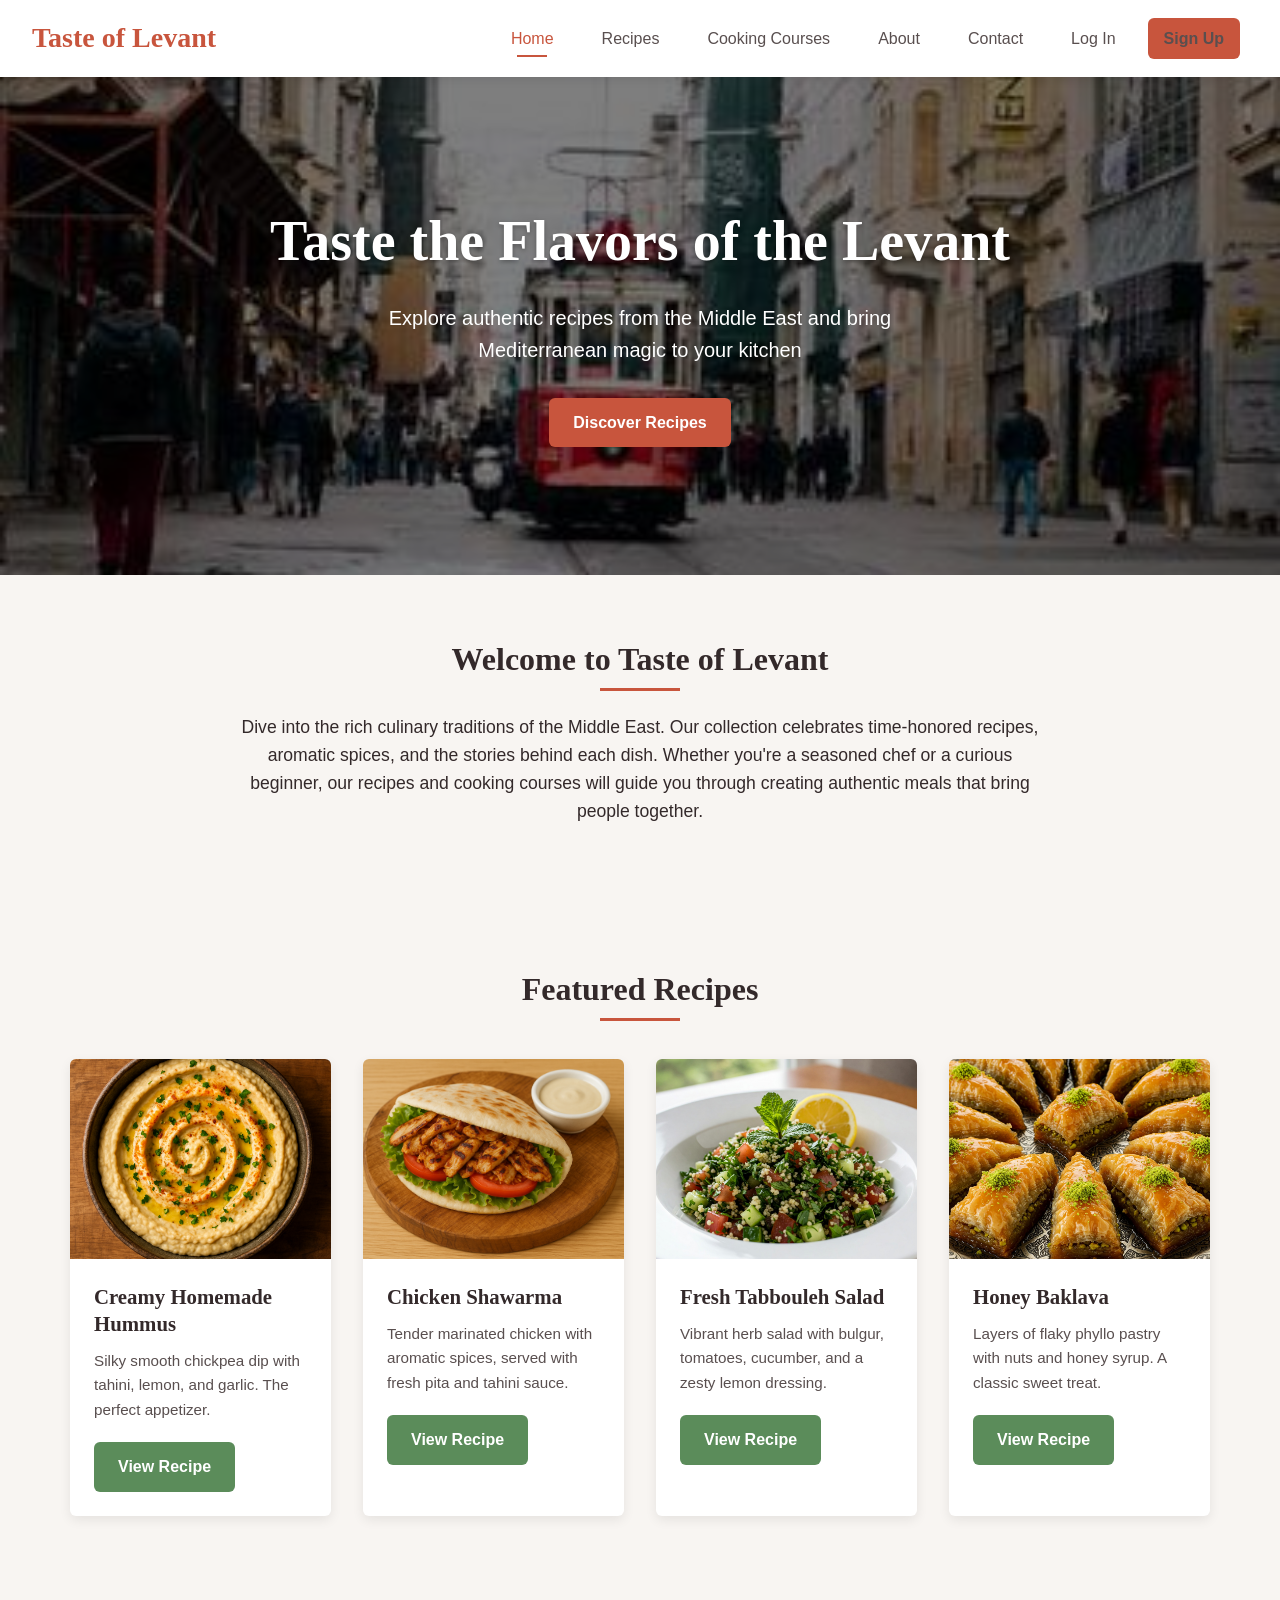
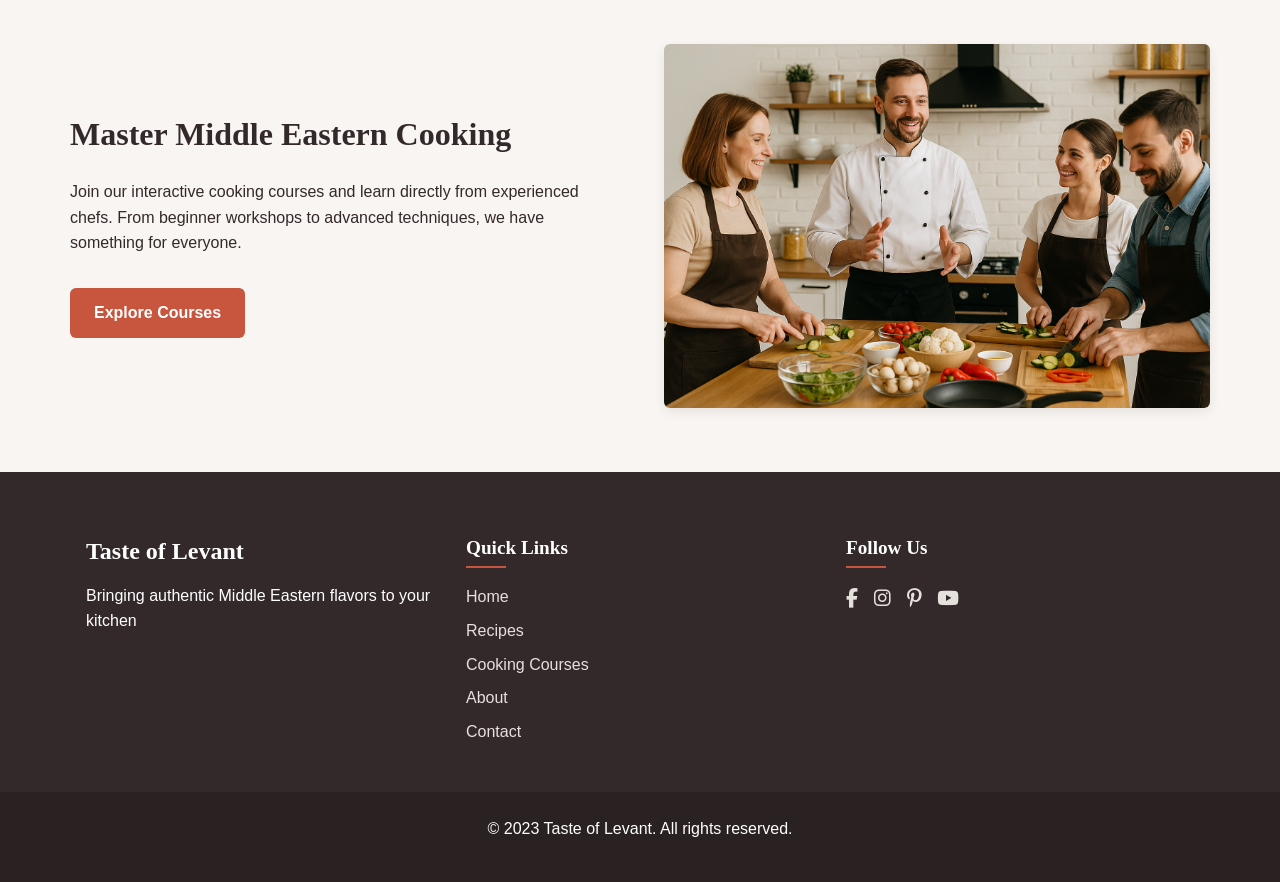
<file: index.html>
<!DOCTYPE html>
<html lang="en">
<head>
    <meta charset="UTF-8">
    <meta name="viewport" content="width=device-width, initial-scale=1.0">
    <title>Taste of Levant - Middle East Food Lovers</title>
    <link rel="icon" href="favicon.ico" type="image/x-icon">
    <link rel="stylesheet" href="css/styles.css">
    <link rel="stylesheet" href="https://cdnjs.cloudflare.com/ajax/libs/font-awesome/6.4.0/css/all.min.css">
</head>
<body>
    <header class="site-header">
        <div class="logo">Taste of Levant</div>
        <nav class="main-nav" aria-label="Main navigation">
            <button class="menu-toggle" aria-label="Toggle menu">
                <span class="bar"></span>
                <span class="bar"></span>
                <span class="bar"></span>
            </button>
            <ul class="nav-links">
                <li><a href="index.html" class="active">Home</a></li>
                <li><a href="recipes.html">Recipes</a></li>
                <li><a href="courses.html">Cooking Courses</a></li>
                <li><a href="about.html">About</a></li>
                <li><a href="contact.html">Contact</a></li>
                <li class="auth-links">
                    <a href="login.html">Log In</a>
                    <a href="signup.html" class="btn btn-primary">Sign Up</a>
                </li>
            </ul>
        </nav>
    </header>

    <main>
        <section class="hero">
            <div class="hero-content">
                <h1>Taste the Flavors of the Levant</h1>
                <p>Explore authentic recipes from the Middle East and bring Mediterranean magic to your kitchen</p>
                <a href="recipes.html" class="btn btn-primary">Discover Recipes</a>
            </div>
        </section>

        <section class="intro container">
            <h2>Welcome to Taste of Levant</h2>
            <p>Dive into the rich culinary traditions of the Middle East. Our collection celebrates time-honored recipes, aromatic spices, and the stories behind each dish. Whether you're a seasoned chef or a curious beginner, our recipes and cooking courses will guide you through creating authentic meals that bring people together.</p>
        </section>

        <section class="featured-recipes container">
            <h2>Featured Recipes</h2>
            <div class="recipe-cards">
                <article class="recipe-card">
                    <div class="recipe-img">
                        <img src="images/recipes/hummus.jpg" alt="Creamy Homemade Hummus - Chickpea dip with tahini and olive oil">
                    </div>
                    <div class="recipe-content">
                        <h3>Creamy Homemade Hummus</h3>
                        <p>Silky smooth chickpea dip with tahini, lemon, and garlic. The perfect appetizer.</p>
                        <a href="recipe-detail.html?recipe=hummus" class="btn btn-secondary">View Recipe</a>
                    </div>
                </article>

                <article class="recipe-card">
                    <div class="recipe-img">
                        <img src="images/recipes/shawarma.jpg" alt="Chicken Shawarma - Marinated chicken with Middle Eastern spices">
                    </div>
                    <div class="recipe-content">
                        <h3>Chicken Shawarma</h3>
                        <p>Tender marinated chicken with aromatic spices, served with fresh pita and tahini sauce.</p>
                        <a href="recipe-detail.html?recipe=shawarma" class="btn btn-secondary">View Recipe</a>
                    </div>
                </article>

                <article class="recipe-card">
                    <div class="recipe-img">
                        <img src="images/recipes/tabbouleh.jpg" alt="Fresh Tabbouleh Salad - Vibrant herb salad with bulgur and vegetables">
                    </div>
                    <div class="recipe-content">
                        <h3>Fresh Tabbouleh Salad</h3>
                        <p>Vibrant herb salad with bulgur, tomatoes, cucumber, and a zesty lemon dressing.</p>
                        <a href="recipe-detail.html?recipe=tabbouleh" class="btn btn-secondary">View Recipe</a>
                    </div>
                </article>

                <article class="recipe-card">
                    <div class="recipe-img">
                        <img src="images/recipes/baklava.jpg" alt="Honey Baklava - Sweet pastry with layers of phyllo, nuts, and honey">
                    </div>
                    <div class="recipe-content">
                        <h3>Honey Baklava</h3>
                        <p>Layers of flaky phyllo pastry with nuts and honey syrup. A classic sweet treat.</p>
                        <a href="recipe-detail.html?recipe=baklava" class="btn btn-secondary">View Recipe</a>
                    </div>
                </article>
            </div>
        </section>

        <section class="cta-courses container">
            <div class="cta-content">
                <h2>Master Middle Eastern Cooking</h2>
                <p>Join our interactive cooking courses and learn directly from experienced chefs. From beginner workshops to advanced techniques, we have something for everyone.</p>
                <a href="courses.html" class="btn btn-primary">Explore Courses</a>
            </div>
            <div class="cta-image">
                <img src="images/cooking-class.jpg" alt="Middle Eastern Cooking Class with chef demonstrating techniques">
            </div>
        </section>
    </main>

    <footer class="site-footer">
        <div class="footer-content container">
            <div class="footer-logo">
                <h3>Taste of Levant</h3>
                <p>Bringing authentic Middle Eastern flavors to your kitchen</p>
            </div>
            <div class="footer-links">
                <h4>Quick Links</h4>
                <ul>
                    <li><a href="index.html">Home</a></li>
                    <li><a href="recipes.html">Recipes</a></li>
                    <li><a href="courses.html">Cooking Courses</a></li>
                    <li><a href="about.html">About</a></li>
                    <li><a href="contact.html">Contact</a></li>
                </ul>
            </div>
            <div class="footer-social">
                <h4>Follow Us</h4>
                <div class="social-icons">
                    <a href="#" aria-label="Facebook"><i class="fab fa-facebook-f"></i></a>
                    <a href="#" aria-label="Instagram"><i class="fab fa-instagram"></i></a>
                    <a href="#" aria-label="Pinterest"><i class="fab fa-pinterest-p"></i></a>
                    <a href="#" aria-label="YouTube"><i class="fab fa-youtube"></i></a>
                </div>
            </div>
        </div>
        <div class="footer-bottom">
            <div class="container">
                <p>&copy; 2023 Taste of Levant. All rights reserved.</p>
            </div>
        </div>
    </footer>

    <script src="js/scripts.js"></script>
</body>
</html>
<!-- End of Home Page -->
</file>
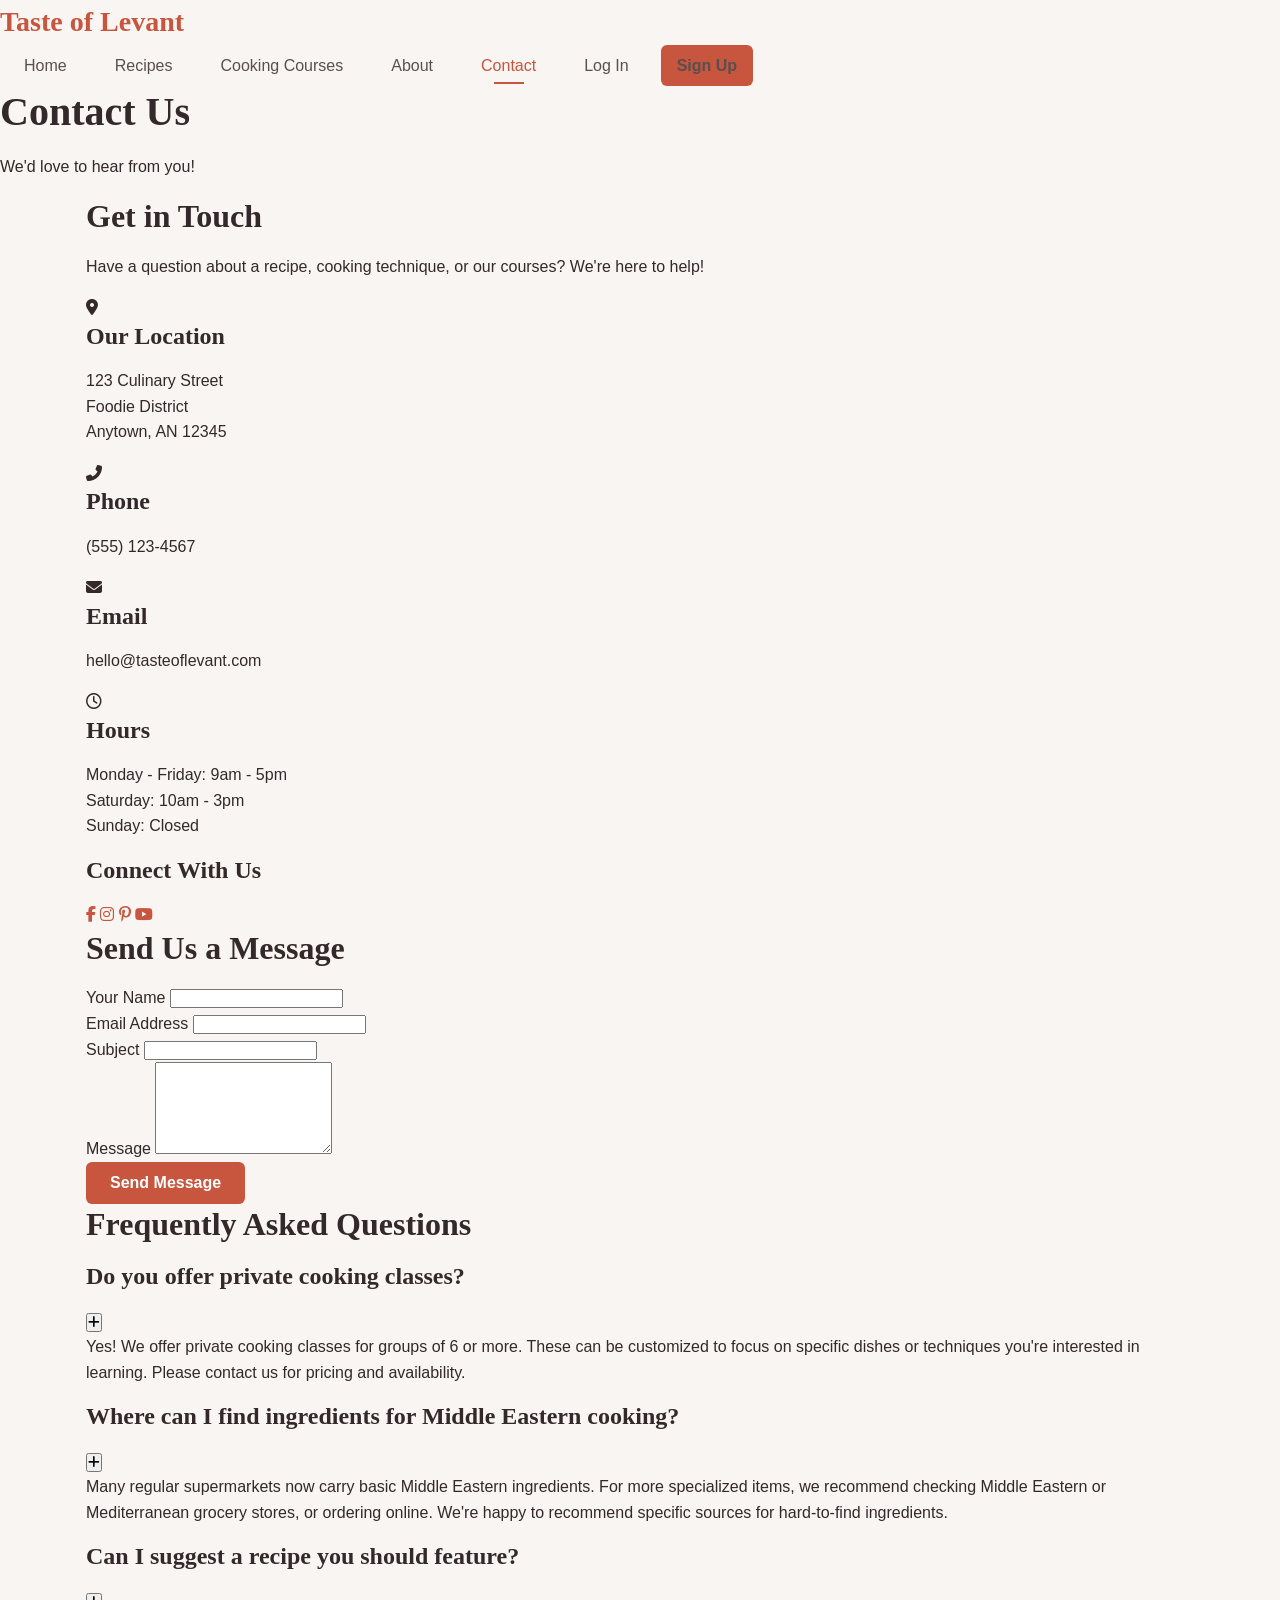
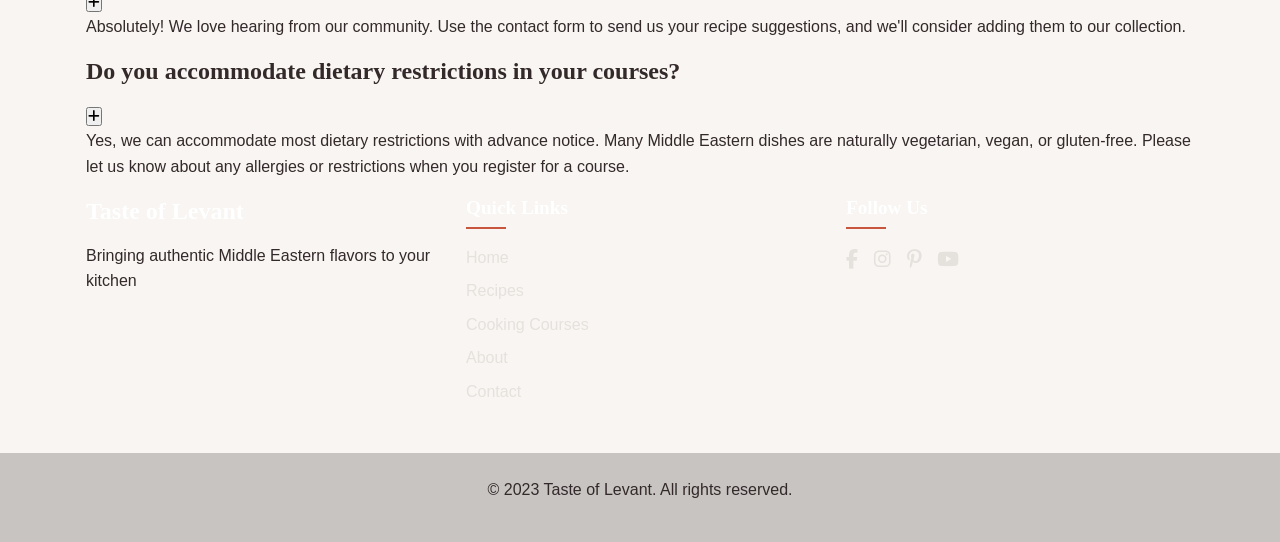
<file: contact.html>
<!DOCTYPE html>
<html lang="en">
<head>
    <meta charset="UTF-8">
    <meta name="viewport" content="width=device-width, initial-scale=1.0">
    <title>Contact Us - Taste of Levant</title>
    <link rel="stylesheet" href="css/styles.css">
    <link rel="stylesheet" href="https://cdnjs.cloudflare.com/ajax/libs/font-awesome/6.4.0/css/all.min.css">
</head>
<body>
    <header>
        <div class="logo">Taste of Levant</div>
        <nav id="main-nav">
            <button class="menu-toggle" aria-label="Toggle menu">
                <span class="bar"></span>
                <span class="bar"></span>
                <span class="bar"></span>
            </button>
            <ul class="nav-links">
                <li><a href="index.html">Home</a></li>
                <li><a href="recipes.html">Recipes</a></li>
                <li><a href="courses.html">Cooking Courses</a></li>
                <li><a href="about.html">About</a></li>
                <li><a href="contact.html" class="active">Contact</a></li>
                <li class="auth-links">
                    <a href="login.html">Log In</a>
                    <a href="signup.html" class="btn btn-primary">Sign Up</a>
                </li>
            </ul>
        </nav>
    </header>

    <main>
        <section class="page-banner">
            <div class="banner-content">
                <h1>Contact Us</h1>
                <p>We'd love to hear from you!</p>
            </div>
        </section>

        <section class="contact-section container">
            <div class="contact-columns">
                <div class="contact-info">
                    <h2>Get in Touch</h2>
                    <p>Have a question about a recipe, cooking technique, or our courses? We're here to help!</p>
                    
                    <div class="info-items">
                        <div class="info-item">
                            <div class="icon">
                                <i class="fas fa-map-marker-alt"></i>
                            </div>
                            <div class="details">
                                <h3>Our Location</h3>
                                <p>123 Culinary Street<br>Foodie District<br>Anytown, AN 12345</p>
                            </div>
                        </div>
                        
                        <div class="info-item">
                            <div class="icon">
                                <i class="fas fa-phone-alt"></i>
                            </div>
                            <div class="details">
                                <h3>Phone</h3>
                                <p>(555) 123-4567</p>
                            </div>
                        </div>
                        
                        <div class="info-item">
                            <div class="icon">
                                <i class="fas fa-envelope"></i>
                            </div>
                            <div class="details">
                                <h3>Email</h3>
                                <p>hello@tasteoflevant.com</p>
                            </div>
                        </div>
                        
                        <div class="info-item">
                            <div class="icon">
                                <i class="far fa-clock"></i>
                            </div>
                            <div class="details">
                                <h3>Hours</h3>
                                <p>Monday - Friday: 9am - 5pm<br>Saturday: 10am - 3pm<br>Sunday: Closed</p>
                            </div>
                        </div>
                    </div>
                    
                    <div class="social-connect">
                        <h3>Connect With Us</h3>
                        <div class="social-icons">
                            <a href="#" aria-label="Facebook"><i class="fab fa-facebook-f"></i></a>
                            <a href="#" aria-label="Instagram"><i class="fab fa-instagram"></i></a>
                            <a href="#" aria-label="Pinterest"><i class="fab fa-pinterest-p"></i></a>
                            <a href="#" aria-label="YouTube"><i class="fab fa-youtube"></i></a>
                        </div>
                    </div>
                </div>
                
                <div class="contact-form-container">
                    <h2>Send Us a Message</h2>
                    <form id="contact-form" class="contact-form">
                        <div class="form-group">
                            <label for="name">Your Name</label>
                            <input type="text" id="name" name="name" required>
                        </div>
                        
                        <div class="form-group">
                            <label for="email">Email Address</label>
                            <input type="email" id="email" name="email" required>
                        </div>
                        
                        <div class="form-group">
                            <label for="subject">Subject</label>
                            <input type="text" id="subject" name="subject" required>
                        </div>
                        
                        <div class="form-group">
                            <label for="message">Message</label>
                            <textarea id="message" name="message" rows="6" required></textarea>
                        </div>
                        
                        <button type="submit" class="btn btn-primary">Send Message</button>
                    </form>
                    
                    <div id="form-success" class="form-success hidden">
                        <div class="success-icon">
                            <i class="fas fa-check-circle"></i>
                        </div>
                        <h3>Thank You!</h3>
                        <p>Your message has been sent successfully. We'll get back to you as soon as possible.</p>
                    </div>
                </div>
            </div>
        </section>

        <section class="faq-section container">
            <h2>Frequently Asked Questions</h2>
            <div class="faq-list">
                <div class="faq-item">
                    <div class="faq-question">
                        <h3>Do you offer private cooking classes?</h3>
                        <button class="toggle-btn" aria-label="Toggle answer">
                            <i class="fas fa-plus"></i>
                        </button>
                    </div>
                    <div class="faq-answer">
                        <p>Yes! We offer private cooking classes for groups of 6 or more. These can be customized to focus on specific dishes or techniques you're interested in learning. Please contact us for pricing and availability.</p>
                    </div>
                </div>
                
                <div class="faq-item">
                    <div class="faq-question">
                        <h3>Where can I find ingredients for Middle Eastern cooking?</h3>
                        <button class="toggle-btn" aria-label="Toggle answer">
                            <i class="fas fa-plus"></i>
                        </button>
                    </div>
                    <div class="faq-answer">
                        <p>Many regular supermarkets now carry basic Middle Eastern ingredients. For more specialized items, we recommend checking Middle Eastern or Mediterranean grocery stores, or ordering online. We're happy to recommend specific sources for hard-to-find ingredients.</p>
                    </div>
                </div>
                
                <div class="faq-item">
                    <div class="faq-question">
                        <h3>Can I suggest a recipe you should feature?</h3>
                        <button class="toggle-btn" aria-label="Toggle answer">
                            <i class="fas fa-plus"></i>
                        </button>
                    </div>
                    <div class="faq-answer">
                        <p>Absolutely! We love hearing from our community. Use the contact form to send us your recipe suggestions, and we'll consider adding them to our collection.</p>
                    </div>
                </div>
                
                <div class="faq-item">
                    <div class="faq-question">
                        <h3>Do you accommodate dietary restrictions in your courses?</h3>
                        <button class="toggle-btn" aria-label="Toggle answer">
                            <i class="fas fa-plus"></i>
                        </button>
                    </div>
                    <div class="faq-answer">
                        <p>Yes, we can accommodate most dietary restrictions with advance notice. Many Middle Eastern dishes are naturally vegetarian, vegan, or gluten-free. Please let us know about any allergies or restrictions when you register for a course.</p>
                    </div>
                </div>
            </div>
        </section>
    </main>

    <footer>
        <div class="footer-content container">
            <div class="footer-logo">
                <h3>Taste of Levant</h3>
                <p>Bringing authentic Middle Eastern flavors to your kitchen</p>
            </div>
            <div class="footer-links">
                <h4>Quick Links</h4>
                <ul>
                    <li><a href="index.html">Home</a></li>
                    <li><a href="recipes.html">Recipes</a></li>
                    <li><a href="courses.html">Cooking Courses</a></li>
                    <li><a href="about.html">About</a></li>
                    <li><a href="contact.html">Contact</a></li>
                </ul>
            </div>
            <div class="footer-social">
                <h4>Follow Us</h4>
                <div class="social-icons">
                    <a href="#" aria-label="Facebook"><i class="fab fa-facebook-f"></i></a>
                    <a href="#" aria-label="Instagram"><i class="fab fa-instagram"></i></a>
                    <a href="#" aria-label="Pinterest"><i class="fab fa-pinterest-p"></i></a>
                    <a href="#" aria-label="YouTube"><i class="fab fa-youtube"></i></a>
                </div>
            </div>
        </div>
        <div class="footer-bottom">
            <div class="container">
                <p>&copy; 2023 Taste of Levant. All rights reserved.</p>
            </div>
        </div>
    </footer>

    <script src="js/scripts.js"></script>
</body>
</html>
<!-- End of Contact Page -->
</file>
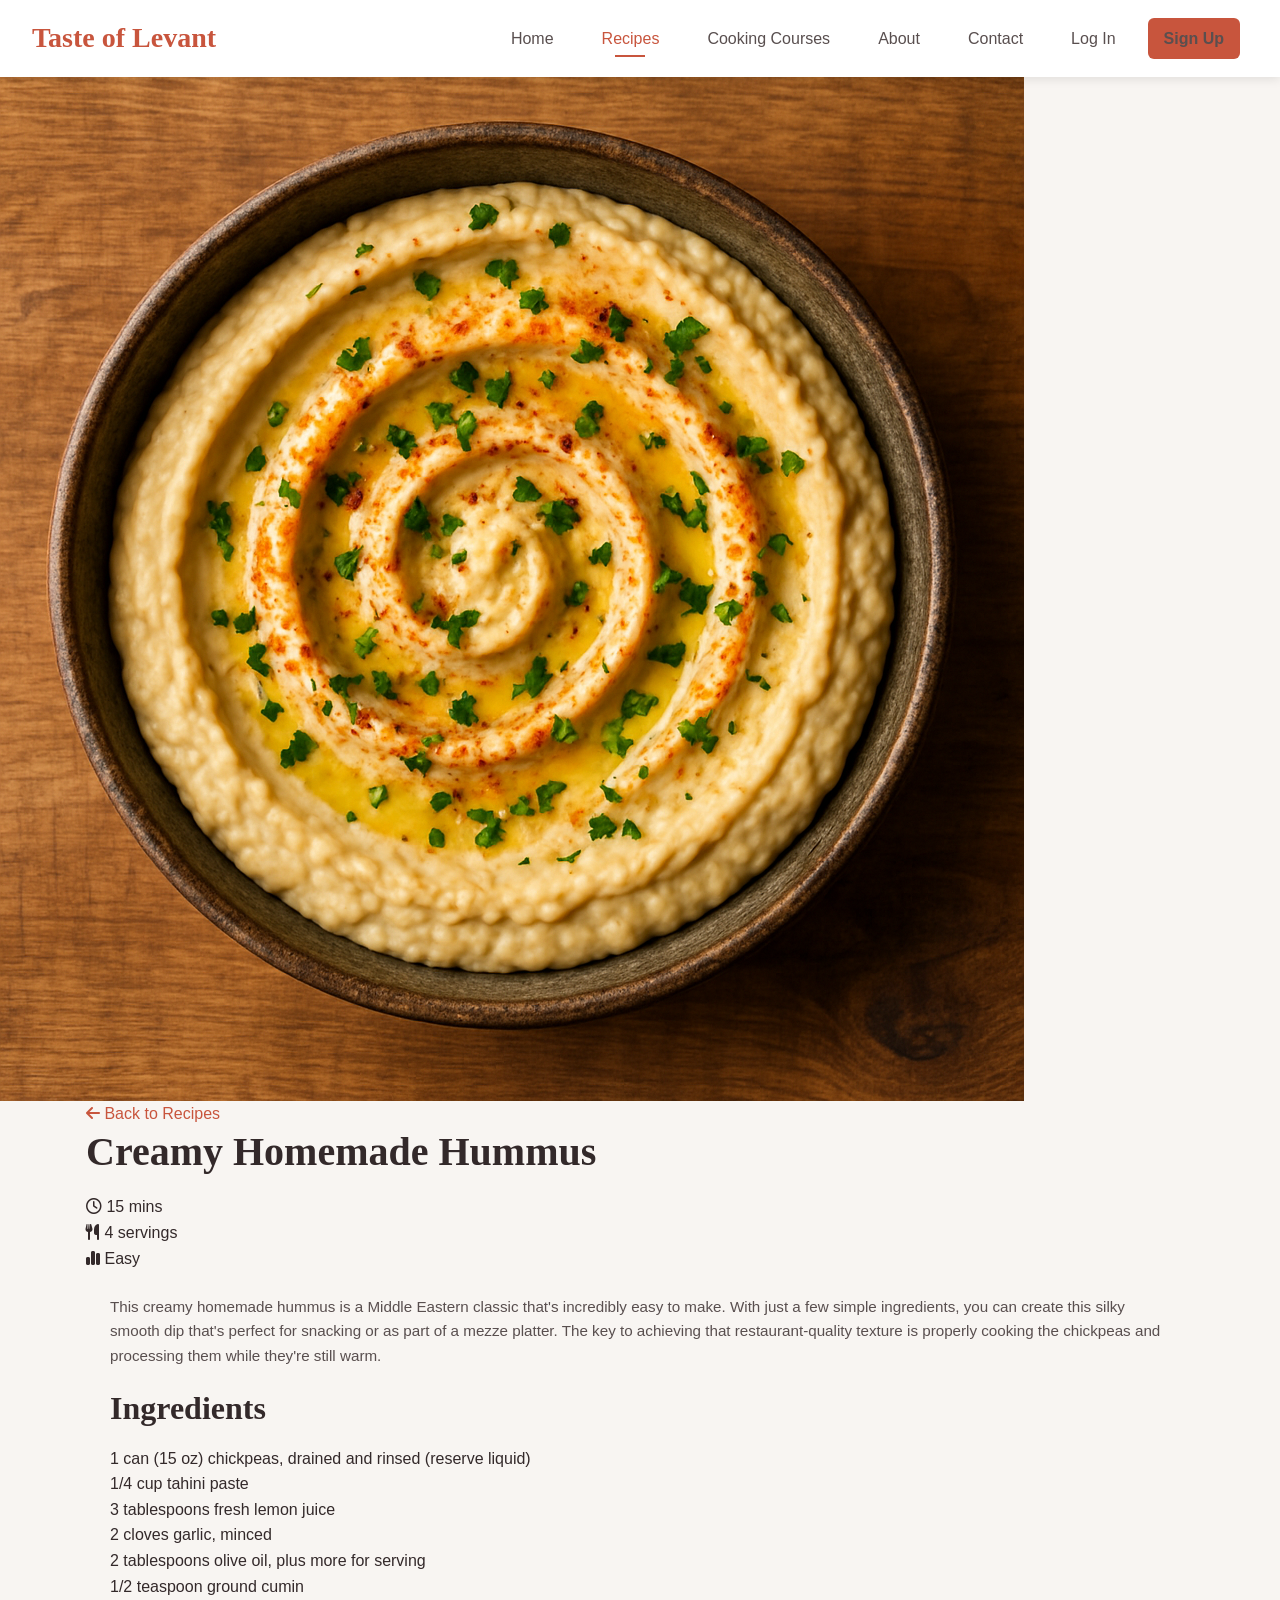
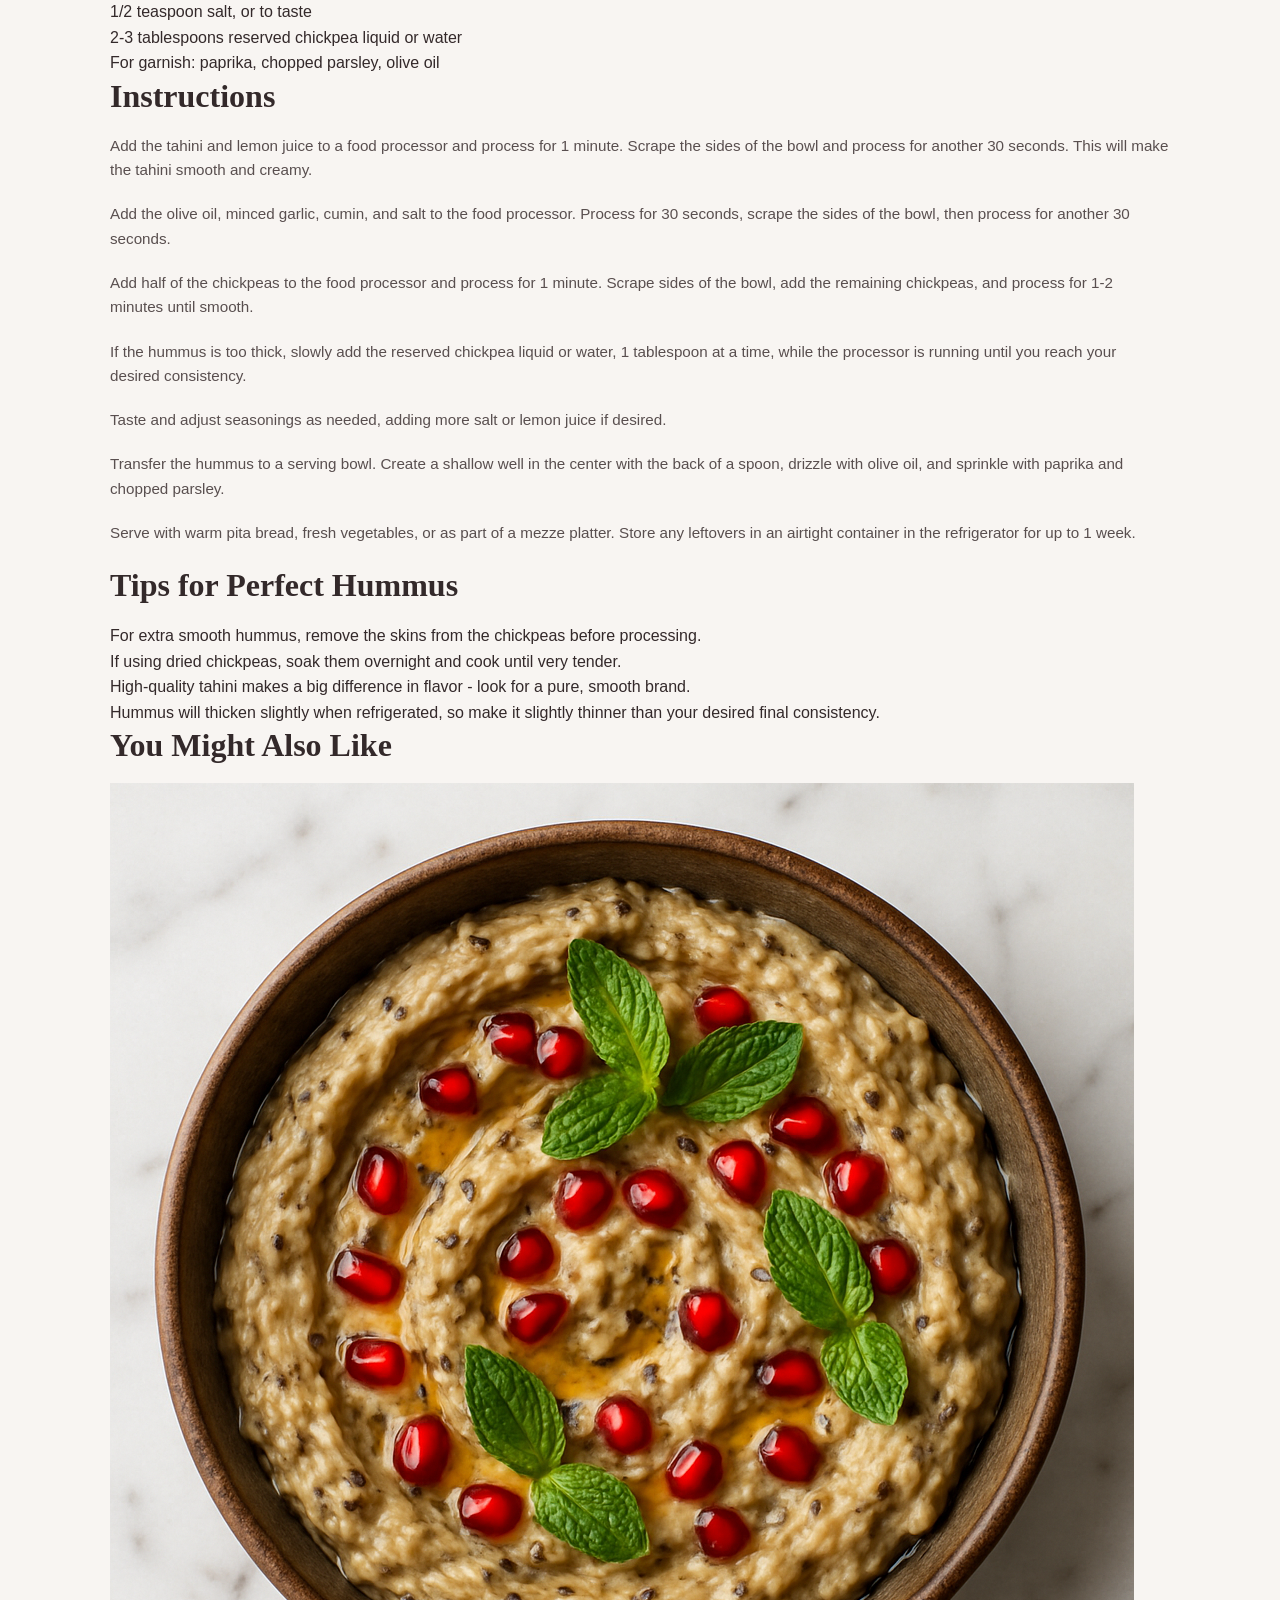
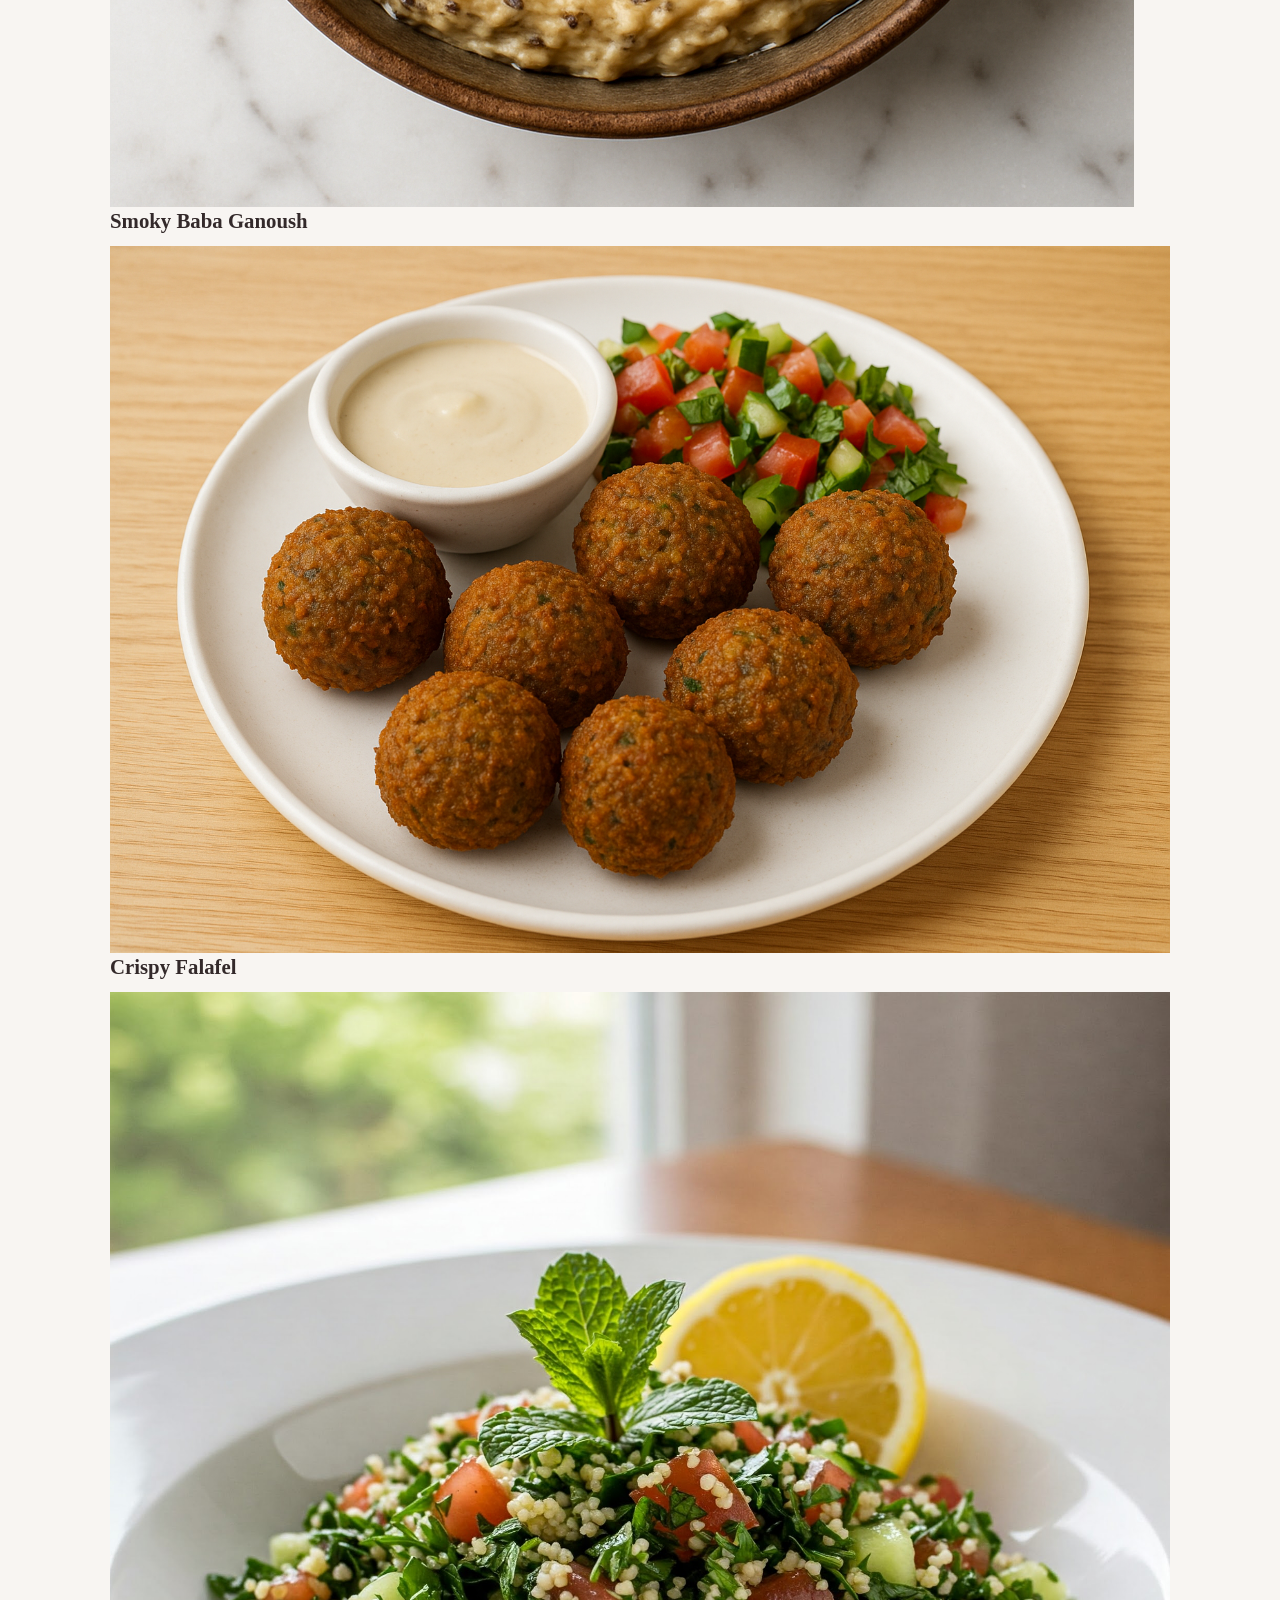
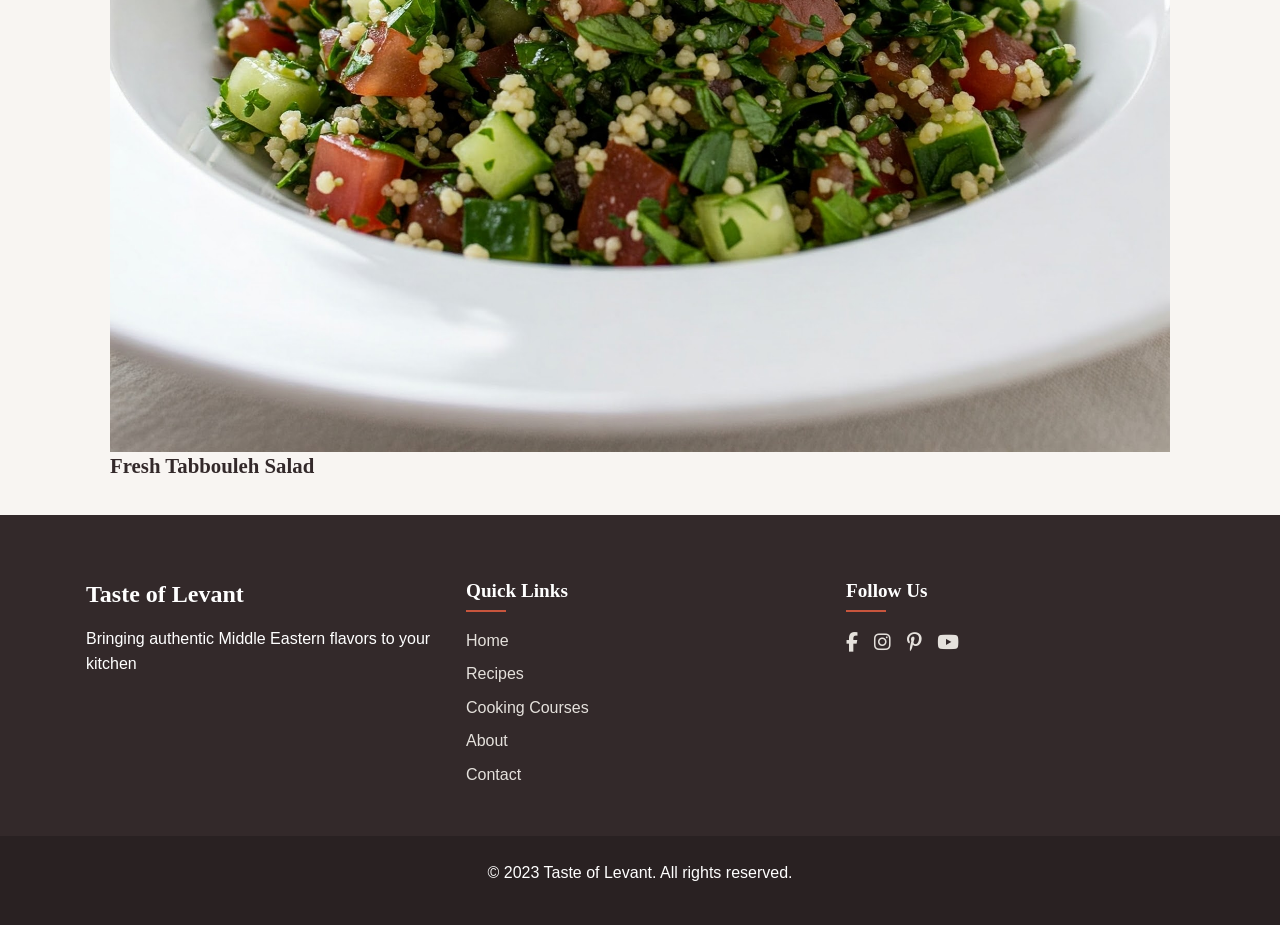
<file: recipe-detail.html>
<!DOCTYPE html>
<html lang="en">
<head>
    <meta charset="UTF-8">
    <meta name="viewport" content="width=device-width, initial-scale=1.0">
    <title>Hummus Recipe - Taste of Levant</title>
    <link rel="stylesheet" href="css/styles.css">
    <link rel="stylesheet" href="https://cdnjs.cloudflare.com/ajax/libs/font-awesome/6.4.0/css/all.min.css">
</head>
<body>
    <header class="site-header">
        <div class="logo">Taste of Levant</div>
        <nav class="main-nav" aria-label="Main navigation">
            <button class="menu-toggle" aria-label="Toggle menu">
                <span class="bar"></span>
                <span class="bar"></span>
                <span class="bar"></span>
            </button>
            <ul class="nav-links">
                <li><a href="index.html">Home</a></li>
                <li><a href="recipes.html" class="active">Recipes</a></li>
                <li><a href="courses.html">Cooking Courses</a></li>
                <li><a href="about.html">About</a></li>
                <li><a href="contact.html">Contact</a></li>
                <li class="auth-links">
                    <a href="login.html">Log In</a>
                    <a href="signup.html" class="btn btn-primary">Sign Up</a>
                </li>
            </ul>
        </nav>
    </header>

    <main>
        <article class="recipe-detail">
            <div class="recipe-hero">
                <img src="images/recipes/hummus.jpg" alt="Creamy Homemade Hummus - Traditional Middle Eastern chickpea dip with tahini, olive oil, and garnished with paprika and parsley">
            </div>
            
            <div class="container">
                <div class="recipe-header">
                    <div class="back-link">
                        <a href="recipes.html"><i class="fas fa-arrow-left"></i> Back to Recipes</a>
                    </div>
                    <h1>Creamy Homemade Hummus</h1>
                    
                    <div class="recipe-meta">
                        <div class="meta-item">
                            <i class="far fa-clock"></i>
                            <span>15 mins</span>
                        </div>
                        <div class="meta-item">
                            <i class="fas fa-utensils"></i>
                            <span>4 servings</span>
                        </div>
                        <div class="meta-item">
                            <i class="fas fa-chart-simple"></i>
                            <span>Easy</span>
                        </div>
                    </div>
                </div>
                
                <div class="recipe-content">
                    <div class="recipe-description">
                        <p>This creamy homemade hummus is a Middle Eastern classic that's incredibly easy to make. With just a few simple ingredients, you can create this silky smooth dip that's perfect for snacking or as part of a mezze platter. The key to achieving that restaurant-quality texture is properly cooking the chickpeas and processing them while they're still warm.</p>
                    </div>
                    
                    <div class="recipe-columns">
                        <div class="ingredients-list">
                            <h2>Ingredients</h2>
                            <ul>
                                <li>1 can (15 oz) chickpeas, drained and rinsed (reserve liquid)</li>
                                <li>1/4 cup tahini paste</li>
                                <li>3 tablespoons fresh lemon juice</li>
                                <li>2 cloves garlic, minced</li>
                                <li>2 tablespoons olive oil, plus more for serving</li>
                                <li>1/2 teaspoon ground cumin</li>
                                <li>1/2 teaspoon salt, or to taste</li>
                                <li>2-3 tablespoons reserved chickpea liquid or water</li>
                                <li>For garnish: paprika, chopped parsley, olive oil</li>
                            </ul>
                        </div>
                        
                        <div class="instructions">
                            <h2>Instructions</h2>
                            <ol>
                                <li>
                                    <p>Add the tahini and lemon juice to a food processor and process for 1 minute. Scrape the sides of the bowl and process for another 30 seconds. This will make the tahini smooth and creamy.</p>
                                </li>
                                <li>
                                    <p>Add the olive oil, minced garlic, cumin, and salt to the food processor. Process for 30 seconds, scrape the sides of the bowl, then process for another 30 seconds.</p>
                                </li>
                                <li>
                                    <p>Add half of the chickpeas to the food processor and process for 1 minute. Scrape sides of the bowl, add the remaining chickpeas, and process for 1-2 minutes until smooth.</p>
                                </li>
                                <li>
                                    <p>If the hummus is too thick, slowly add the reserved chickpea liquid or water, 1 tablespoon at a time, while the processor is running until you reach your desired consistency.</p>
                                </li>
                                <li>
                                    <p>Taste and adjust seasonings as needed, adding more salt or lemon juice if desired.</p>
                                </li>
                                <li>
                                    <p>Transfer the hummus to a serving bowl. Create a shallow well in the center with the back of a spoon, drizzle with olive oil, and sprinkle with paprika and chopped parsley.</p>
                                </li>
                                <li>
                                    <p>Serve with warm pita bread, fresh vegetables, or as part of a mezze platter. Store any leftovers in an airtight container in the refrigerator for up to 1 week.</p>
                                </li>
                            </ol>
                        </div>
                    </div>
                    
                    <div class="recipe-tips">
                        <h2>Tips for Perfect Hummus</h2>
                        <ul>
                            <li>For extra smooth hummus, remove the skins from the chickpeas before processing.</li>
                            <li>If using dried chickpeas, soak them overnight and cook until very tender.</li>
                            <li>High-quality tahini makes a big difference in flavor - look for a pure, smooth brand.</li>
                            <li>Hummus will thicken slightly when refrigerated, so make it slightly thinner than your desired final consistency.</li>
                        </ul>
                    </div>
                    
                    <div class="related-recipes">
                        <h2>You Might Also Like</h2>
                        <div class="related-grid">
                            <a href="recipe-detail.html?recipe=baba-ganoush" class="related-item">
                                <img src="images/recipes/baba-ganoush.jpg" alt="Smoky Baba Ganoush - Roasted eggplant dip with garlic, tahini, and lemon juice">
                                <h3>Smoky Baba Ganoush</h3>
                            </a>
                            <a href="recipe-detail.html?recipe=falafel" class="related-item">
                                <img src="images/recipes/falafel.jpg" alt="Crispy Falafel - Deep-fried chickpea patties seasoned with herbs and spices">
                                <h3>Crispy Falafel</h3>
                            </a>
                            <a href="recipe-detail.html?recipe=tabbouleh" class="related-item">
                                <img src="images/recipes/tabbouleh.jpg" alt="Fresh Tabbouleh Salad - Parsley-based salad with bulgur wheat, tomatoes, and lemon dressing">
                                <h3>Fresh Tabbouleh Salad</h3>
                            </a>
                        </div>
                    </div>
                </div>
            </div>
        </article>
    </main>

    <footer class="site-footer">
        <div class="footer-content container">
            <div class="footer-logo">
                <h3>Taste of Levant</h3>
                <p>Bringing authentic Middle Eastern flavors to your kitchen</p>
            </div>
            <div class="footer-links">
                <h4>Quick Links</h4>
                <ul>
                    <li><a href="index.html">Home</a></li>
                    <li><a href="recipes.html">Recipes</a></li>
                    <li><a href="courses.html">Cooking Courses</a></li>
                    <li><a href="about.html">About</a></li>
                    <li><a href="contact.html">Contact</a></li>
                </ul>
            </div>
            <div class="footer-social">
                <h4>Follow Us</h4>
                <div class="social-icons">
                    <a href="#" aria-label="Facebook"><i class="fab fa-facebook-f"></i></a>
                    <a href="#" aria-label="Instagram"><i class="fab fa-instagram"></i></a>
                    <a href="#" aria-label="Pinterest"><i class="fab fa-pinterest-p"></i></a>
                    <a href="#" aria-label="YouTube"><i class="fab fa-youtube"></i></a>
                </div>
            </div>
        </div>
        <div class="footer-bottom">
            <div class="container">
                <p>&copy; 2023 Taste of Levant. All rights reserved.</p>
            </div>
        </div>
    </footer>

    <script src="js/scripts.js"></script>
</body>
</html>
<!-- End of Recipe Detail Page -->
</file>
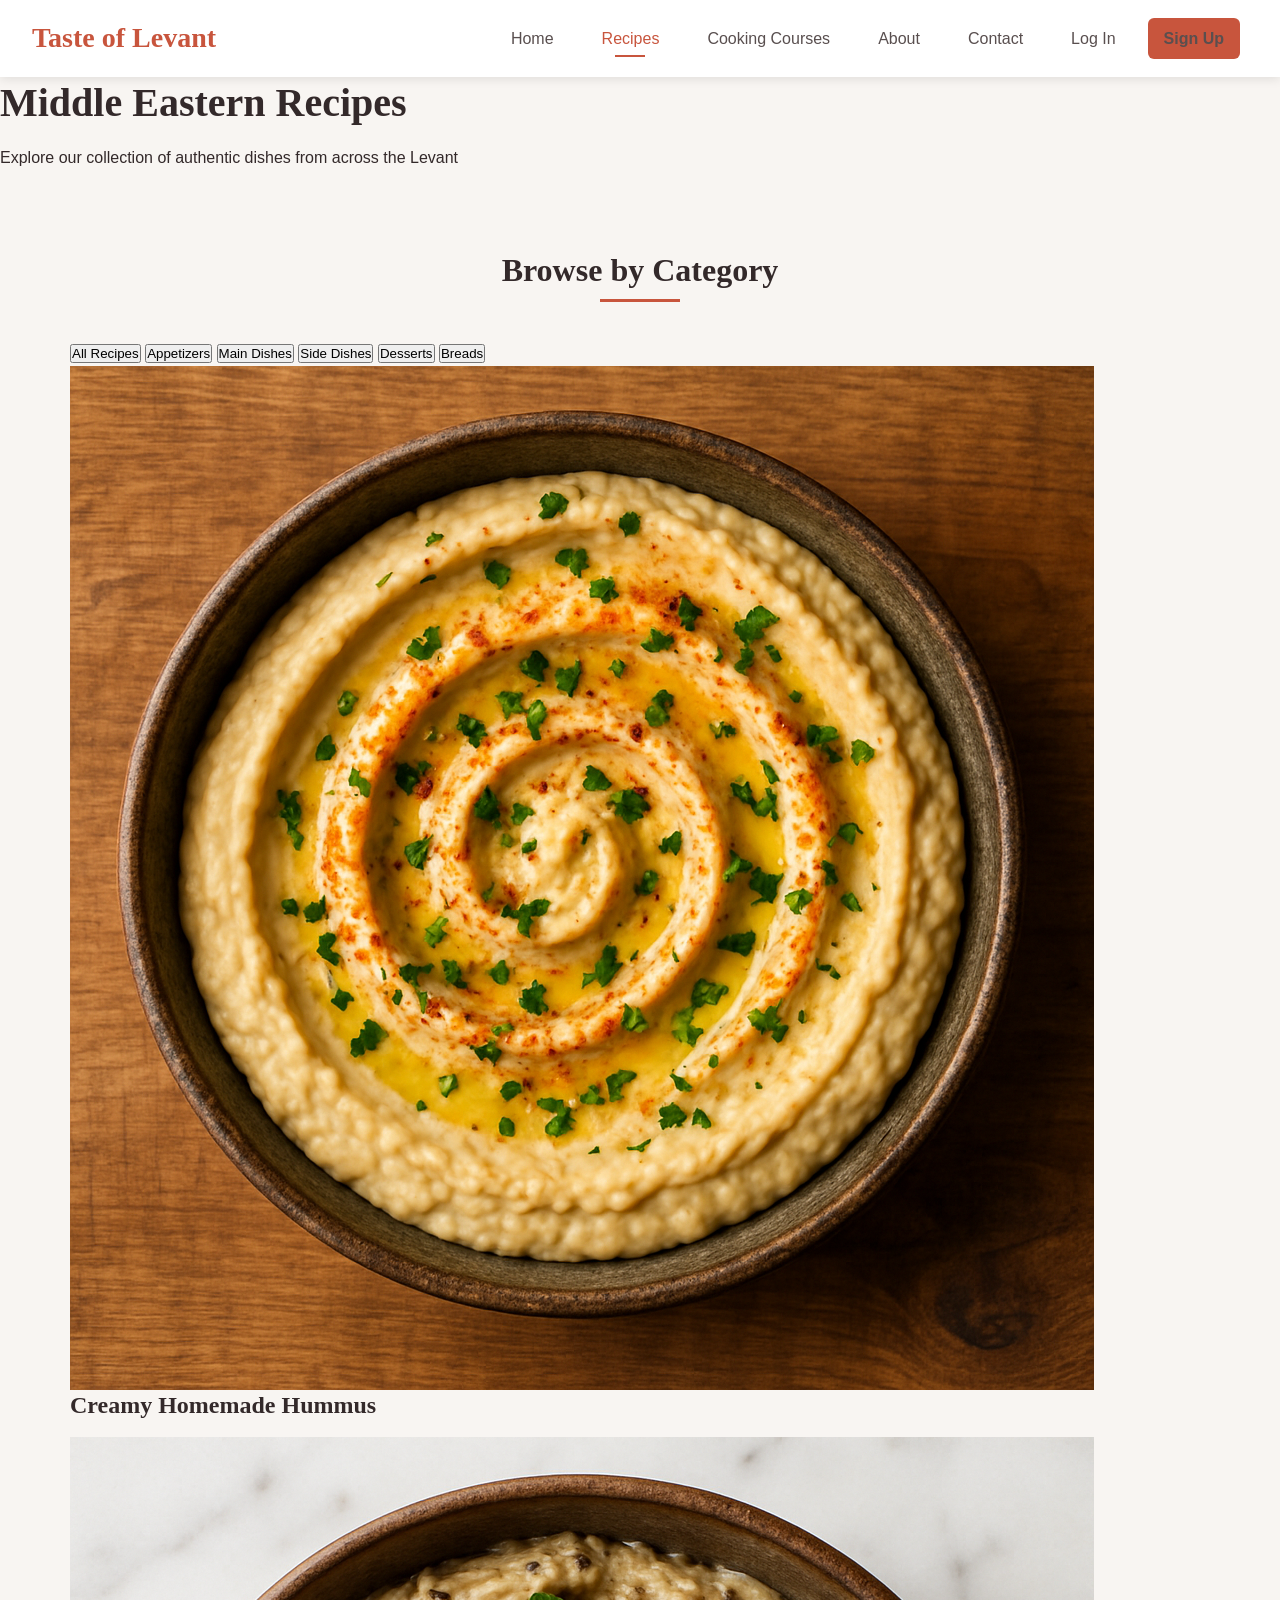
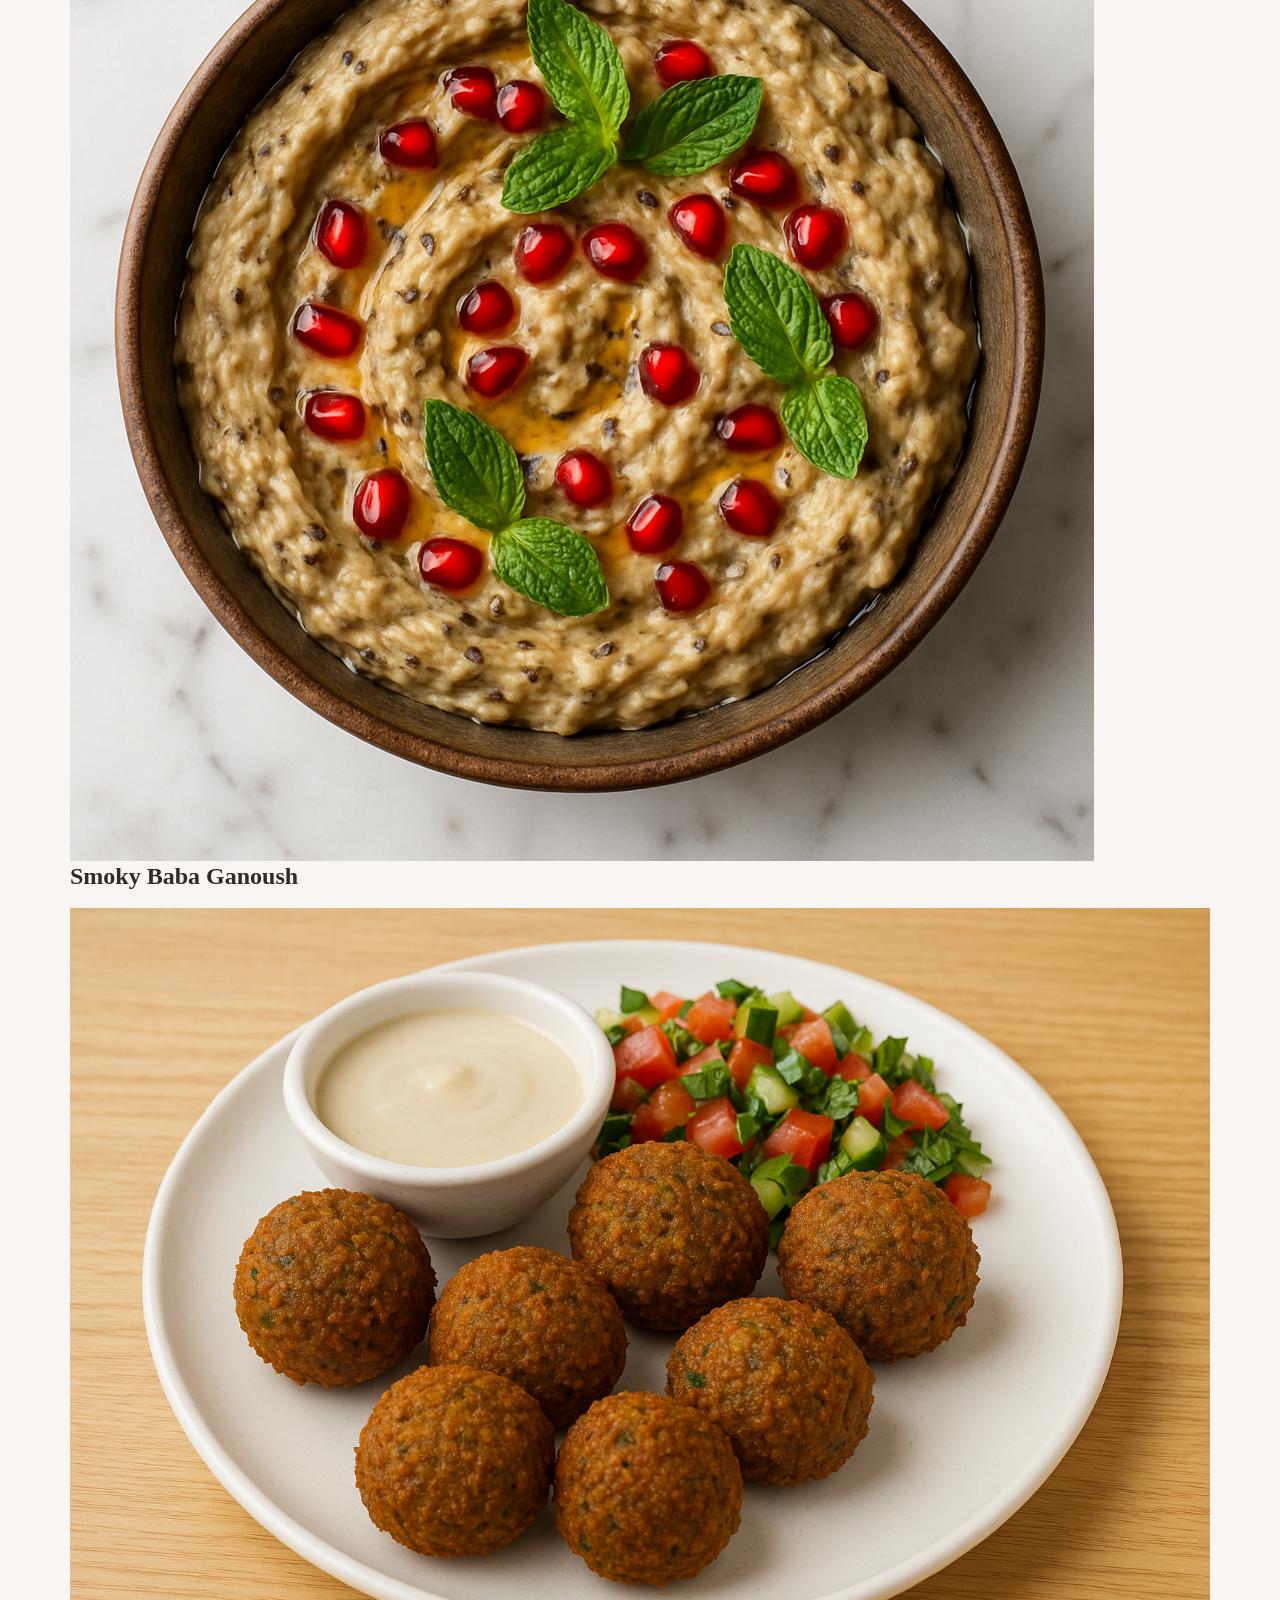
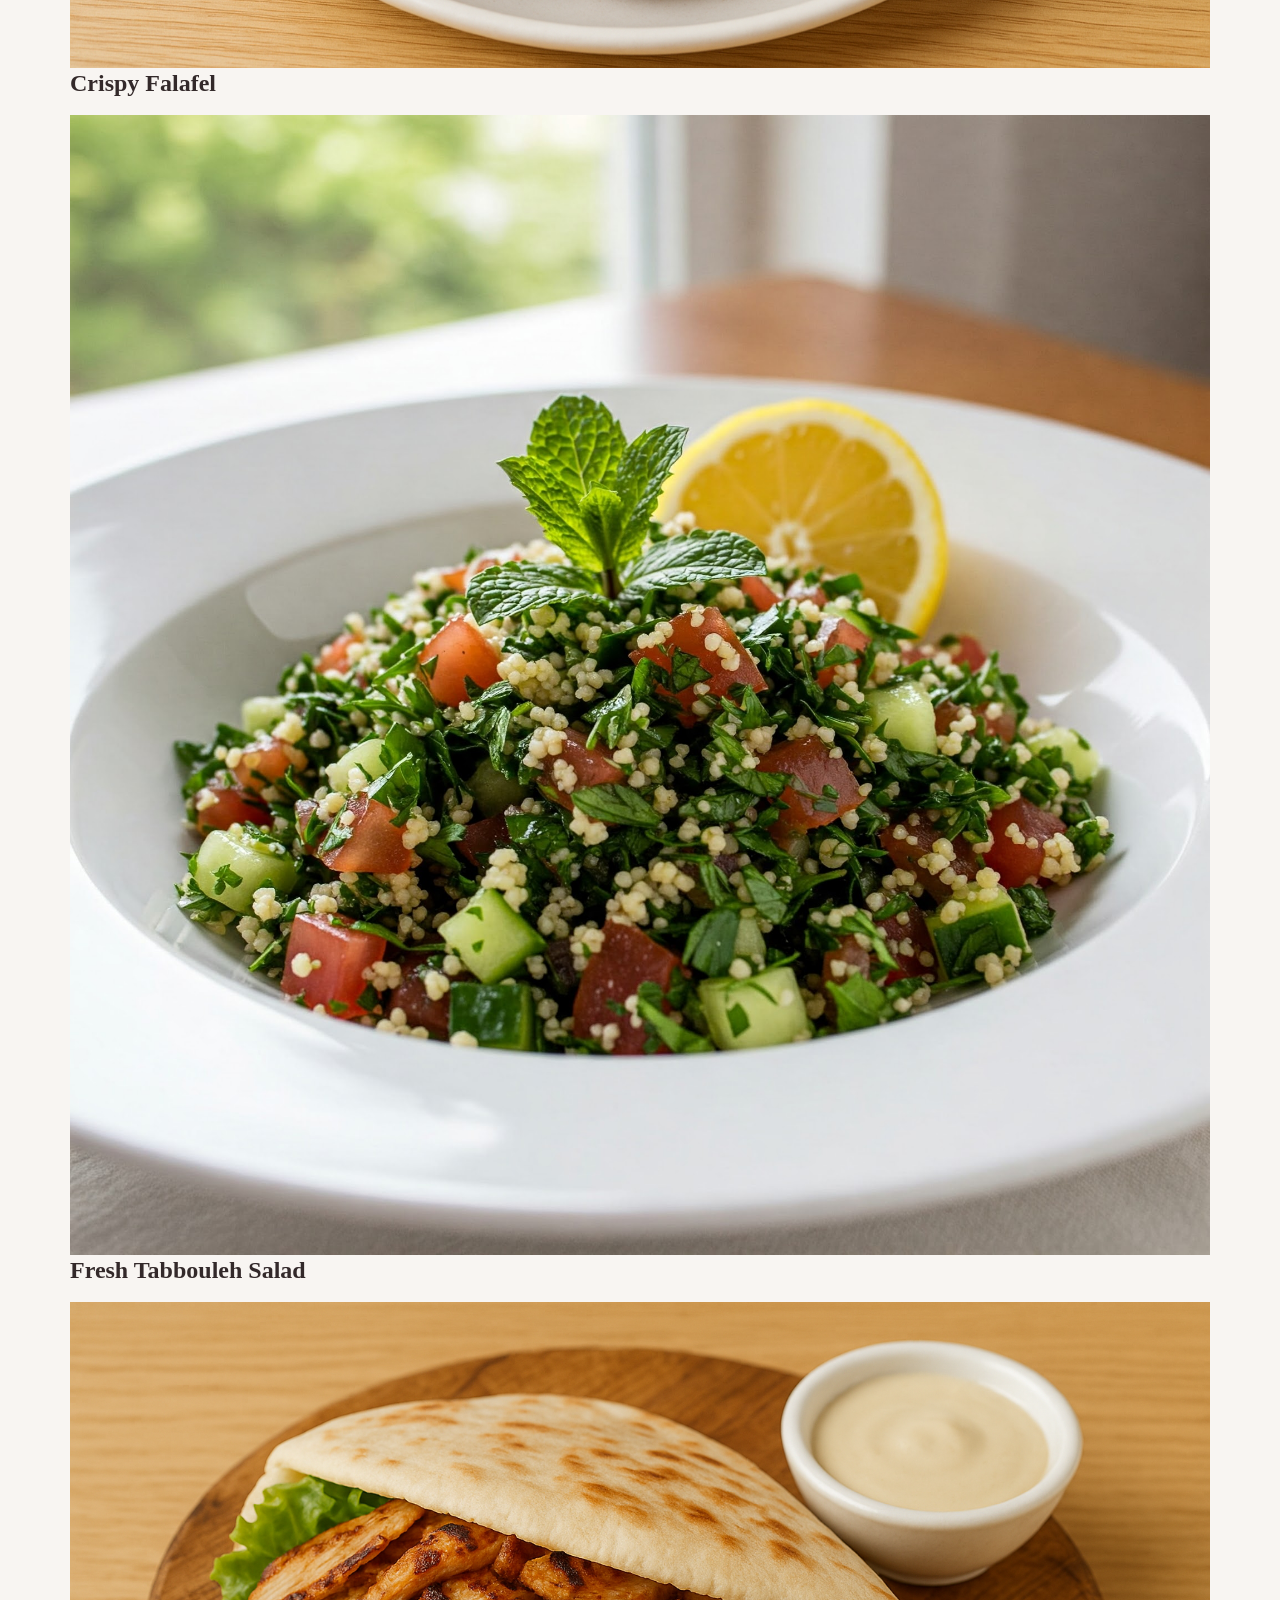
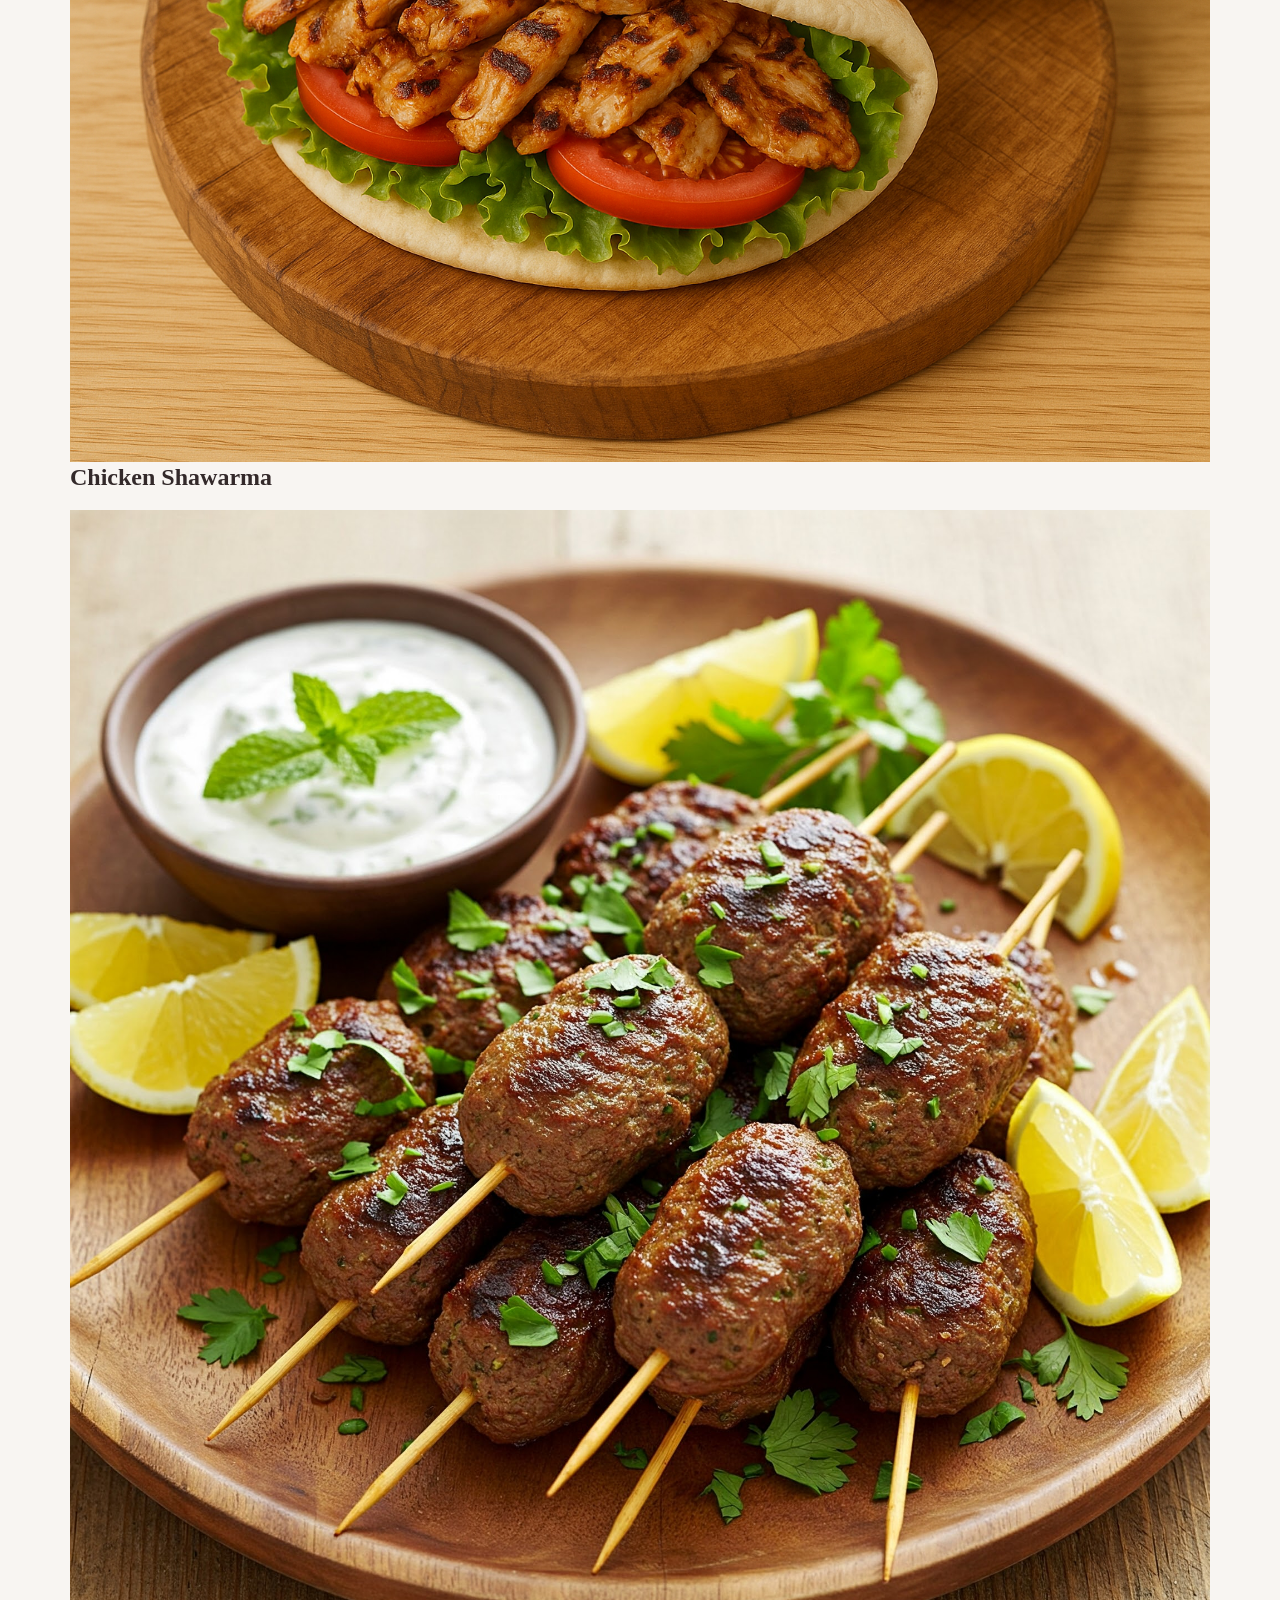
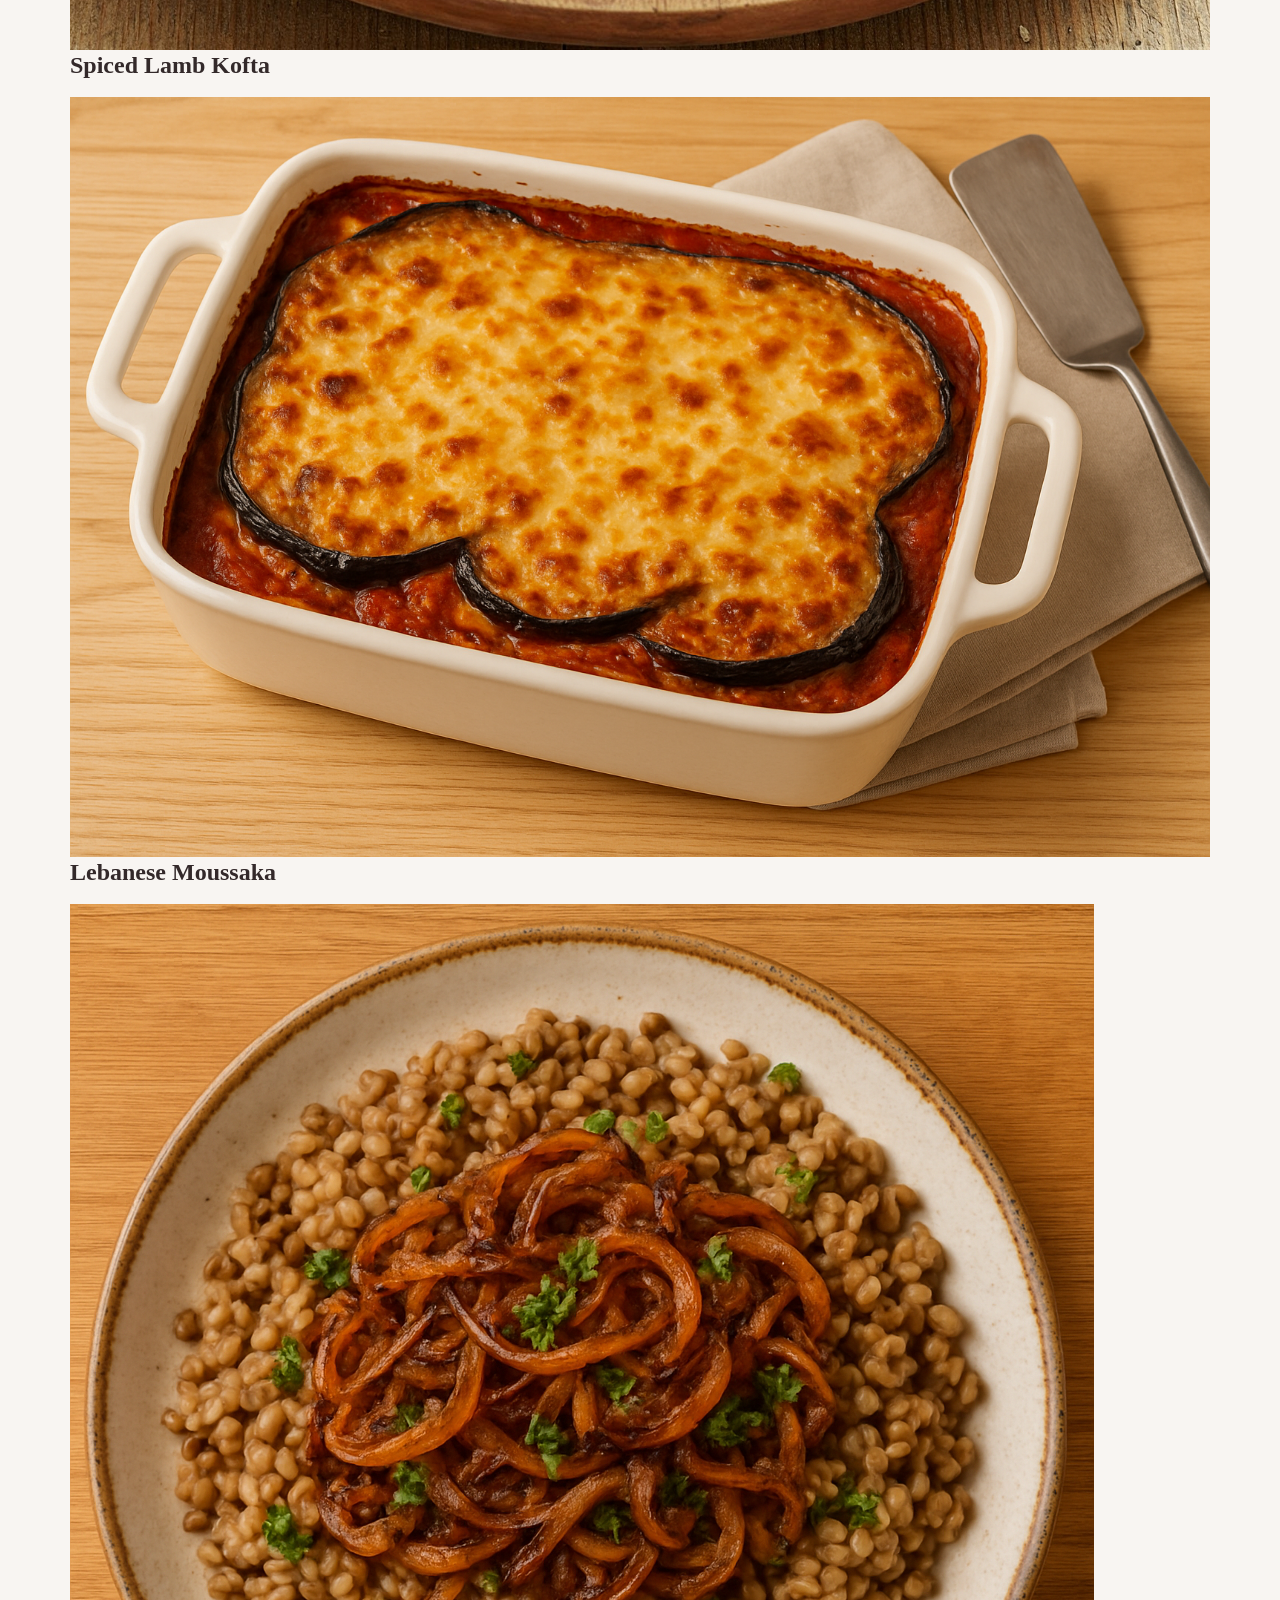
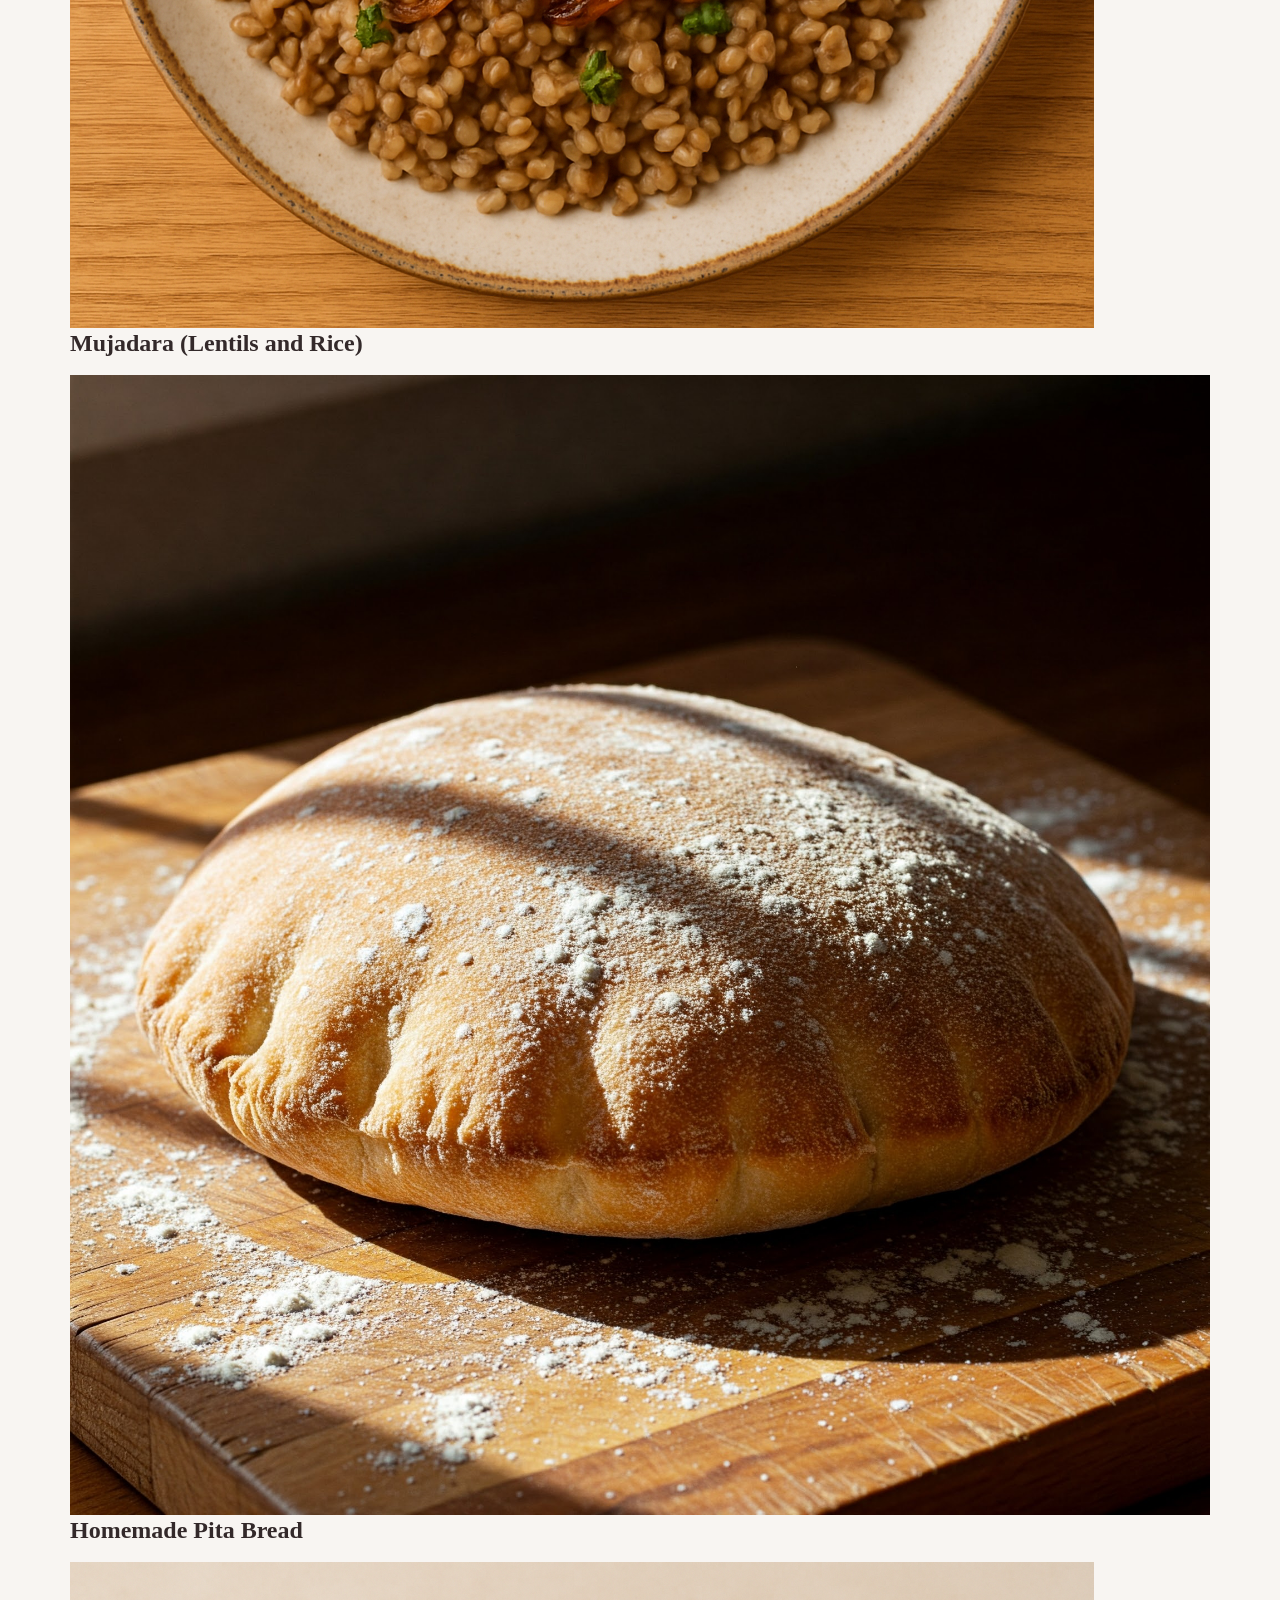
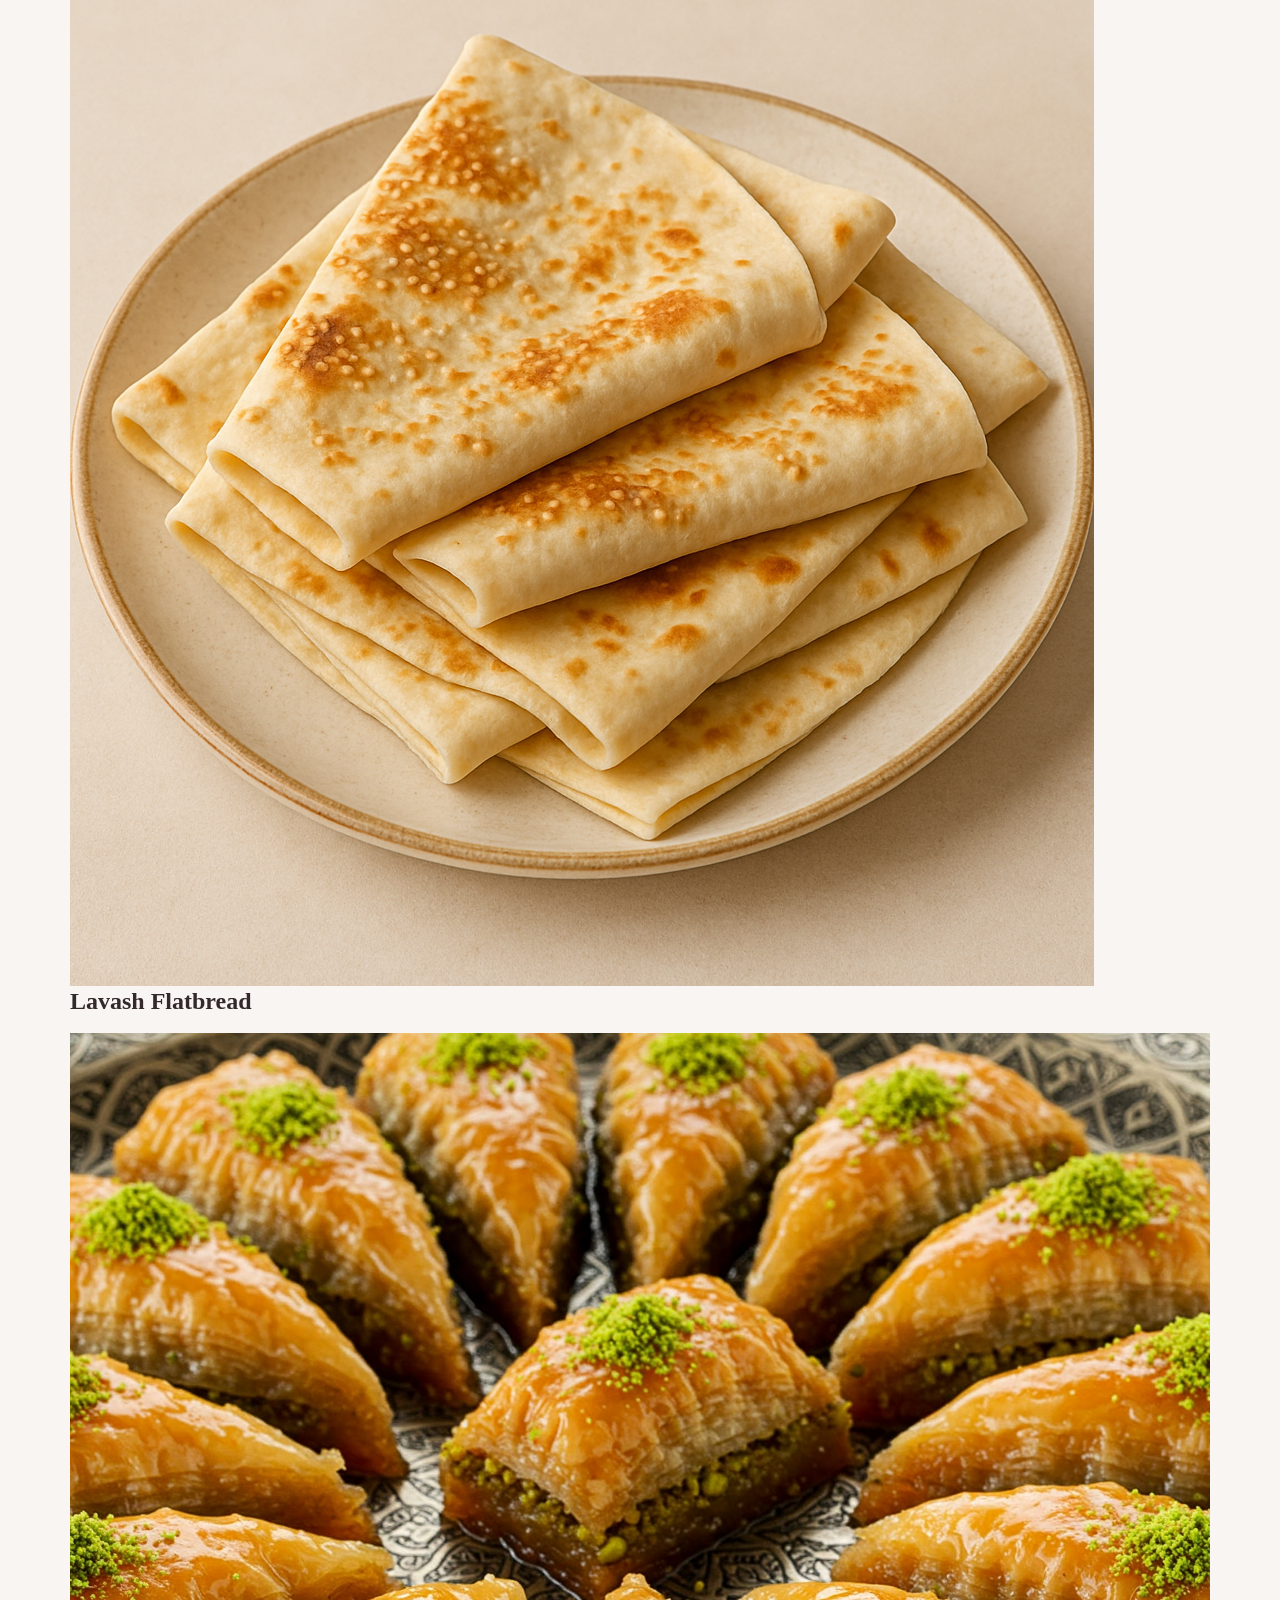
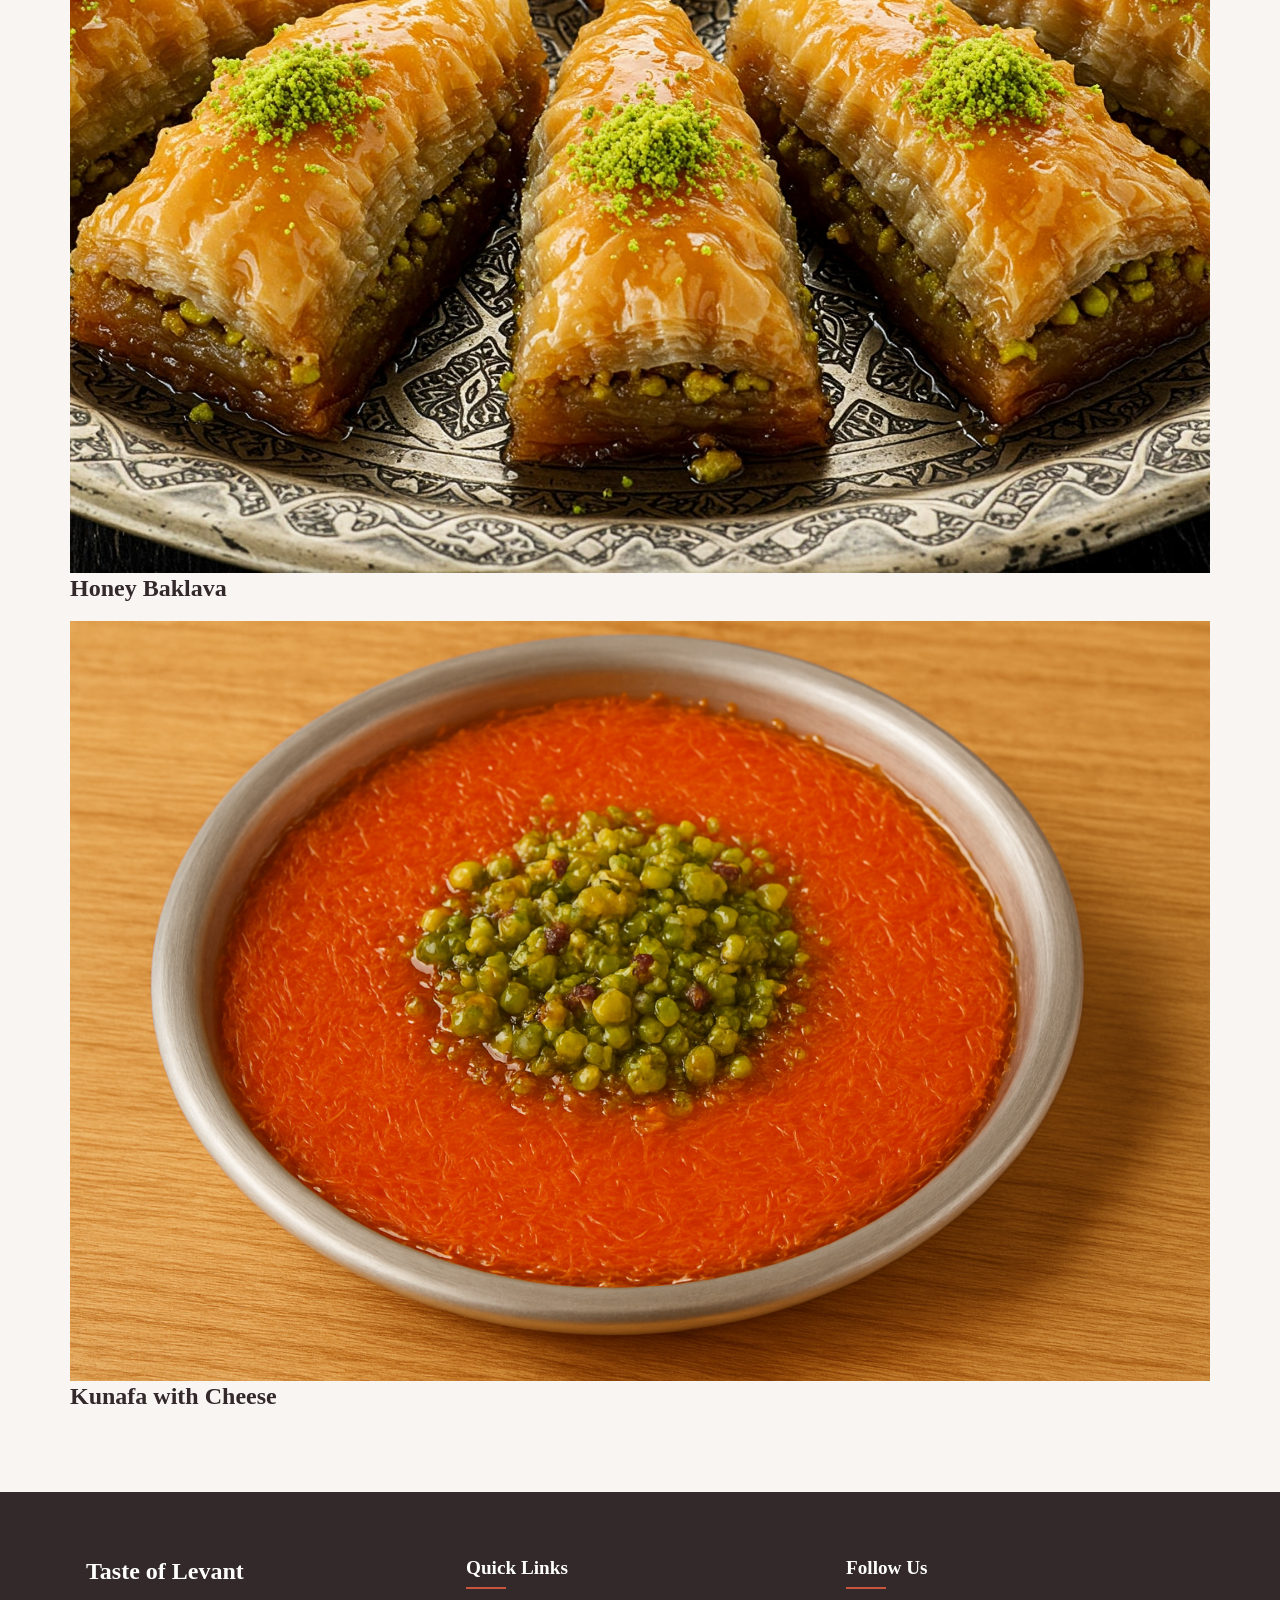
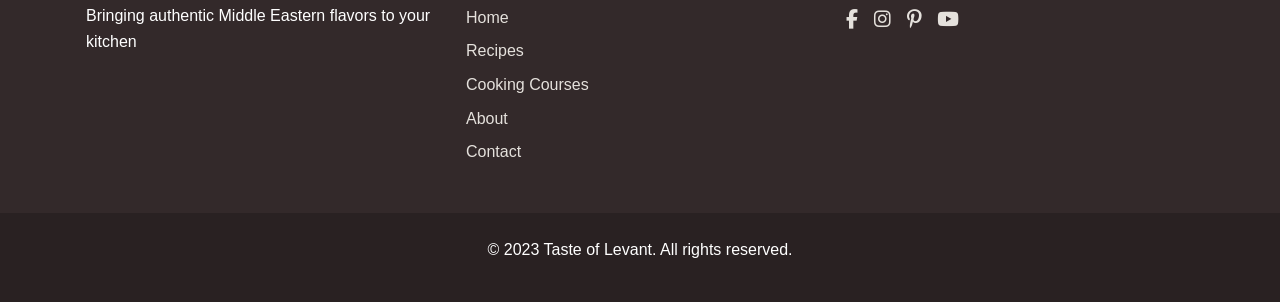
<file: recipes.html>
<!DOCTYPE html>
<html lang="en">
<head>
    <meta charset="UTF-8">
    <meta name="viewport" content="width=device-width, initial-scale=1.0">
    <title>Recipes - Taste of Levant</title>
    <link rel="stylesheet" href="css/styles.css">
    <link rel="stylesheet" href="https://cdnjs.cloudflare.com/ajax/libs/font-awesome/6.4.0/css/all.min.css">
</head>
<body>
    <header class="site-header">
        <div class="logo">Taste of Levant</div>
        <nav class="main-nav" aria-label="Main navigation">
            <button class="menu-toggle" aria-label="Toggle menu">
                <span class="bar"></span>
                <span class="bar"></span>
                <span class="bar"></span>
            </button>
            <ul class="nav-links">
                <li><a href="index.html">Home</a></li>
                <li><a href="recipes.html" class="active">Recipes</a></li>
                <li><a href="courses.html">Cooking Courses</a></li>
                <li><a href="about.html">About</a></li>
                <li><a href="contact.html">Contact</a></li>
                <li class="auth-links">
                    <a href="login.html">Log In</a>
                    <a href="signup.html" class="btn btn-primary">Sign Up</a>
                </li>
            </ul>
        </nav>
    </header>

    <main>
        <section class="page-banner">
            <div class="banner-content">
                <h1>Middle Eastern Recipes</h1>
                <p>Explore our collection of authentic dishes from across the Levant</p>
            </div>
        </section>

        <section class="recipe-categories container">
            <h2>Browse by Category</h2>
            <div class="category-filters">
                <button class="filter-btn active" data-filter="all">All Recipes</button>
                <button class="filter-btn" data-filter="appetizers">Appetizers</button>
                <button class="filter-btn" data-filter="mains">Main Dishes</button>
                <button class="filter-btn" data-filter="sides">Side Dishes</button>
                <button class="filter-btn" data-filter="desserts">Desserts</button>
                <button class="filter-btn" data-filter="breads">Breads</button>
            </div>
            
            <div class="recipe-grid">
                <!-- Appetizers -->
                <article class="recipe-item appetizers">
                    <a href="recipe-detail.html?recipe=hummus">
                        <img src="images/recipes/hummus.jpg" alt="Creamy Homemade Hummus - Chickpea dip with tahini, lemon and olive oil">
                        <h3>Creamy Homemade Hummus</h3>
                    </a>
                </article>
                
                <article class="recipe-item appetizers">
                    <a href="recipe-detail.html?recipe=baba-ganoush">
                        <img src="images/recipes/baba-ganoush.jpg" alt="Smoky Baba Ganoush - Roasted eggplant dip with tahini and Mediterranean spices">
                        <h3>Smoky Baba Ganoush</h3>
                    </a>
                </article>
                
                <article class="recipe-item appetizers">
                    <a href="recipe-detail.html?recipe=falafel">
                        <img src="images/recipes/falafel.jpg" alt="Crispy Falafel - Deep-fried chickpea patties with herbs and spices">
                        <h3>Crispy Falafel</h3>
                    </a>
                </article>
                
                <article class="recipe-item sides">
                    <a href="recipe-detail.html?recipe=tabbouleh">
                        <img src="images/recipes/tabbouleh.jpg" alt="Fresh Tabbouleh Salad - Parsley and bulgur wheat salad with tomatoes, mint and lemon">
                        <h3>Fresh Tabbouleh Salad</h3>
                    </a>
                </article>
                
                <!-- Main Dishes -->
                <article class="recipe-item mains">
                    <a href="recipe-detail.html?recipe=shawarma">
                        <img src="images/recipes/shawarma.jpg" alt="Chicken Shawarma - Marinated and grilled chicken with Middle Eastern spices and garlic">
                        <h3>Chicken Shawarma</h3>
                    </a>
                </article>
                
                <article class="recipe-item mains">
                    <a href="recipe-detail.html?recipe=kofta">
                        <img src="images/recipes/kofta.jpg" alt="Spiced Lamb Kofta - Grilled minced lamb skewers with onions, parsley and aromatic spices">
                        <h3>Spiced Lamb Kofta</h3>
                    </a>
                </article>
                
                <article class="recipe-item mains">
                    <a href="recipe-detail.html?recipe=moussaka">
                        <img src="images/recipes/moussaka.jpg" alt="Lebanese Moussaka - Eggplant and chickpea stew with tomatoes and warm spices">
                        <h3>Lebanese Moussaka</h3>
                    </a>
                </article>
                
                <article class="recipe-item mains">
                    <a href="recipe-detail.html?recipe=mujadara">
                        <img src="images/recipes/mujadara.jpg" alt="Mujadara - Rice and lentil pilaf topped with caramelized onions">
                        <h3>Mujadara (Lentils and Rice)</h3>
                    </a>
                </article>
                
                <!-- Breads -->
                <article class="recipe-item breads">
                    <a href="recipe-detail.html?recipe=pita">
                        <img src="images/recipes/pita.jpg" alt="Homemade Pita Bread - Soft, fluffy flatbread with pocket for filling">
                        <h3>Homemade Pita Bread</h3>
                    </a>
                </article>
                
                <article class="recipe-item breads">
                    <a href="recipe-detail.html?recipe=lavash">
                        <img src="images/recipes/lavash.jpg" alt="Lavash Flatbread - Thin, soft unleavened bread from Armenia and the Caucasus region">
                        <h3>Lavash Flatbread</h3>
                    </a>
                </article>
                
                <!-- Desserts -->
                <article class="recipe-item desserts">
                    <a href="recipe-detail.html?recipe=baklava">
                        <img src="images/recipes/baklava.jpg" alt="Honey Baklava - Layers of phyllo pastry with chopped nuts soaked in honey syrup">
                        <h3>Honey Baklava</h3>
                    </a>
                </article>
                
                <article class="recipe-item desserts">
                    <a href="recipe-detail.html?recipe=kunafa">
                        <img src="images/recipes/kunafa.jpg" alt="Kunafa with Cheese - Sweet pastry made with thin noodle-like pastry and sweet cheese filling">
                        <h3>Kunafa with Cheese</h3>
                    </a>
                </article>
            </div>
        </section>
    </main>

    <footer class="site-footer">
        <div class="footer-content container">
            <div class="footer-logo">
                <h3>Taste of Levant</h3>
                <p>Bringing authentic Middle Eastern flavors to your kitchen</p>
            </div>
            <div class="footer-links">
                <h4>Quick Links</h4>
                <ul>
                    <li><a href="index.html">Home</a></li>
                    <li><a href="recipes.html">Recipes</a></li>
                    <li><a href="courses.html">Cooking Courses</a></li>
                    <li><a href="about.html">About</a></li>
                    <li><a href="contact.html">Contact</a></li>
                </ul>
            </div>
            <div class="footer-social">
                <h4>Follow Us</h4>
                <div class="social-icons">
                    <a href="#" aria-label="Facebook"><i class="fab fa-facebook-f"></i></a>
                    <a href="#" aria-label="Instagram"><i class="fab fa-instagram"></i></a>
                    <a href="#" aria-label="Pinterest"><i class="fab fa-pinterest-p"></i></a>
                    <a href="#" aria-label="YouTube"><i class="fab fa-youtube"></i></a>
                </div>
            </div>
        </div>
        <div class="footer-bottom">
            <div class="container">
                <p>&copy; 2023 Taste of Levant. All rights reserved.</p>
            </div>
        </div>
    </footer>

    <script src="js/scripts.js"></script>
</body>
</html>
<!-- End of Recipes Page -->
</file>
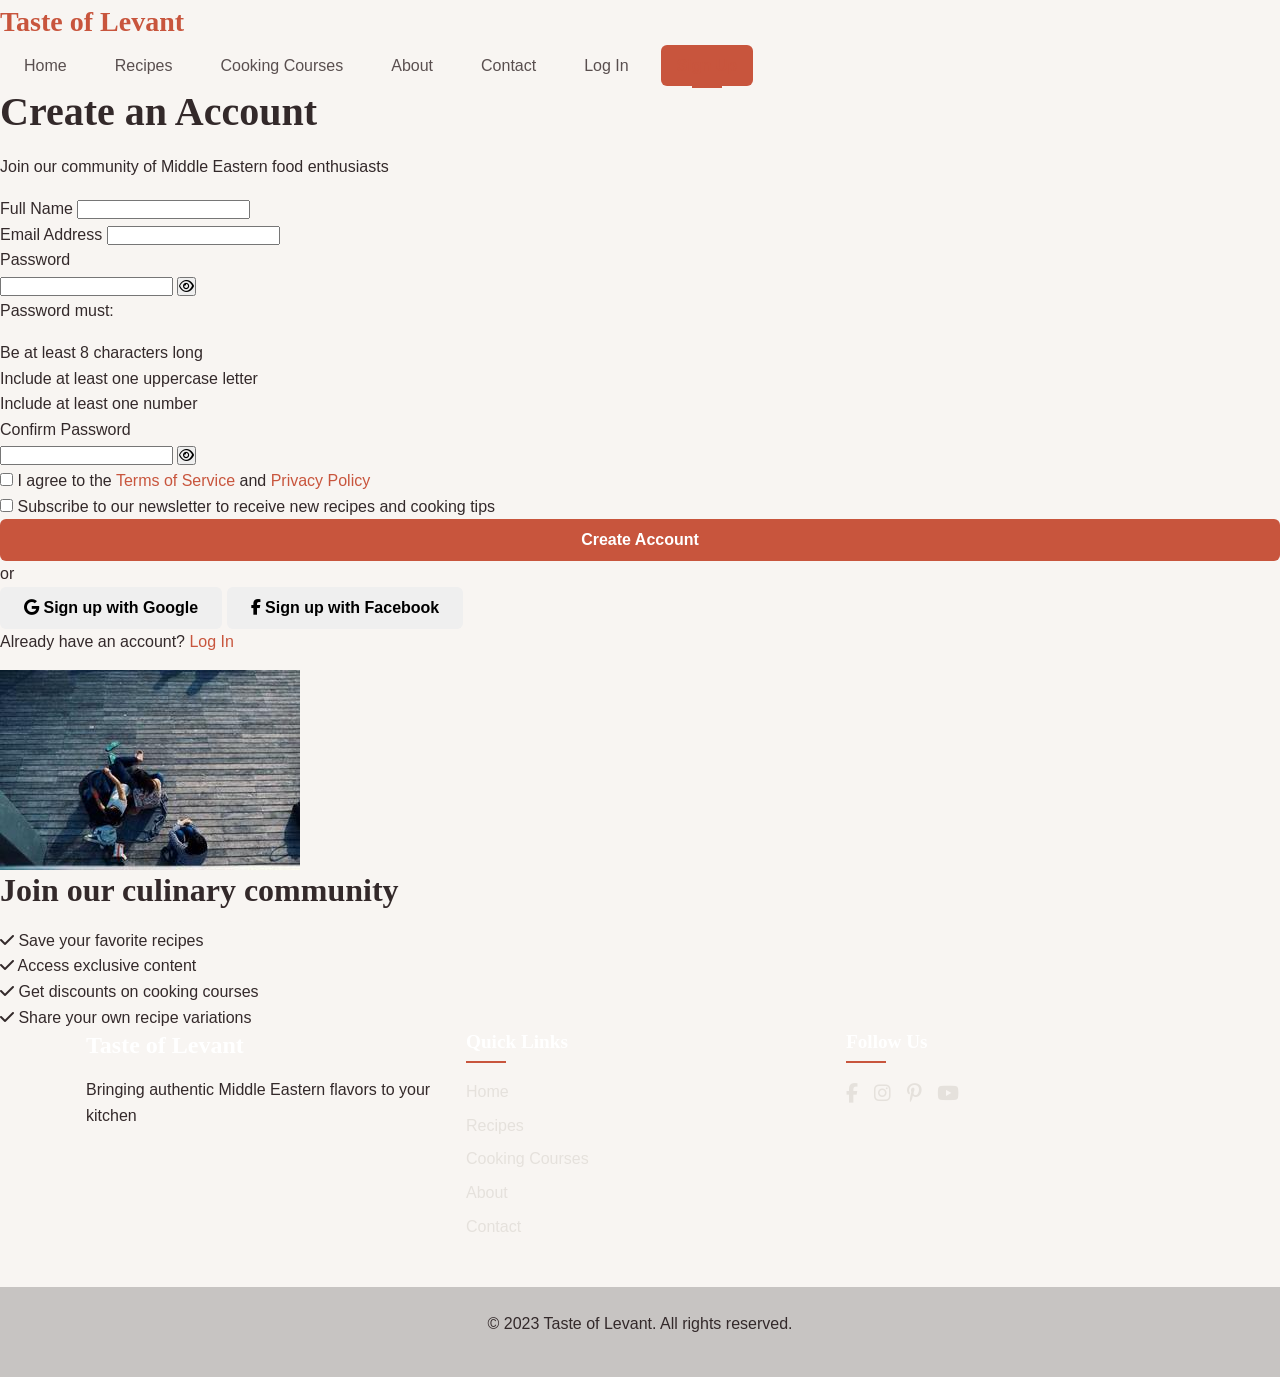
<file: signup.html>
<!DOCTYPE html>
<html lang="en">
<head>
    <meta charset="UTF-8">
    <meta name="viewport" content="width=device-width, initial-scale=1.0">
    <title>Sign Up - Taste of Levant</title>
    <link rel="stylesheet" href="css/styles.css">
    <link rel="stylesheet" href="https://cdnjs.cloudflare.com/ajax/libs/font-awesome/6.4.0/css/all.min.css">
</head>
<body>
    <header>
        <div class="logo">Taste of Levant</div>
        <nav id="main-nav">
            <button class="menu-toggle" aria-label="Toggle menu">
                <span class="bar"></span>
                <span class="bar"></span>
                <span class="bar"></span>
            </button>
            <ul class="nav-links">
                <li><a href="index.html">Home</a></li>
                <li><a href="recipes.html">Recipes</a></li>
                <li><a href="courses.html">Cooking Courses</a></li>
                <li><a href="about.html">About</a></li>
                <li><a href="contact.html">Contact</a></li>
                <li class="auth-links">
                    <a href="login.html">Log In</a>
                    <a href="signup.html" class="btn btn-primary active">Sign Up</a>
                </li>
            </ul>
        </nav>
    </header>

    <main>
        <section class="auth-section">
            <div class="auth-container">
                <div class="auth-content">
                    <div class="auth-header">
                        <h1>Create an Account</h1>
                        <p>Join our community of Middle Eastern food enthusiasts</p>
                    </div>
                    
                    <form id="signup-form" class="auth-form">
                        <div class="form-group">
                            <label for="fullName">Full Name</label>
                            <input type="text" id="fullName" name="fullName" required>
                            <span class="error-message" id="fullName-error"></span>
                        </div>
                        
                        <div class="form-group">
                            <label for="email">Email Address</label>
                            <input type="email" id="email" name="email" required>
                            <span class="error-message" id="email-error"></span>
                        </div>
                        
                        <div class="form-group">
                            <label for="password">Password</label>
                            <div class="password-field">
                                <input type="password" id="password" name="password" required>
                                <button type="button" class="toggle-password" aria-label="Toggle password visibility">
                                    <i class="far fa-eye"></i>
                                </button>
                            </div>
                            <span class="error-message" id="password-error"></span>
                            <div class="password-requirements">
                                <p>Password must:</p>
                                <ul>
                                    <li id="length-check">Be at least 8 characters long</li>
                                    <li id="uppercase-check">Include at least one uppercase letter</li>
                                    <li id="number-check">Include at least one number</li>
                                </ul>
                            </div>
                        </div>
                        
                        <div class="form-group">
                            <label for="confirmPassword">Confirm Password</label>
                            <div class="password-field">
                                <input type="password" id="confirmPassword" name="confirmPassword" required>
                                <button type="button" class="toggle-password" aria-label="Toggle password visibility">
                                    <i class="far fa-eye"></i>
                                </button>
                            </div>
                            <span class="error-message" id="confirmPassword-error"></span>
                        </div>
                        
                        <div class="form-group checkbox-group">
                            <input type="checkbox" id="termsAgree" name="termsAgree" required>
                            <label for="termsAgree">I agree to the <a href="#">Terms of Service</a> and <a href="#">Privacy Policy</a></label>
                            <span class="error-message" id="termsAgree-error"></span>
                        </div>
                        
                        <div class="form-group checkbox-group">
                            <input type="checkbox" id="newsletter" name="newsletter">
                            <label for="newsletter">Subscribe to our newsletter to receive new recipes and cooking tips</label>
                        </div>
                        
                        <button type="submit" class="btn btn-primary btn-full">Create Account</button>
                    </form>
                    
                    <div class="auth-separator">
                        <span>or</span>
                    </div>
                    
                    <div class="social-signup">
                        <button class="btn btn-social btn-google">
                            <i class="fab fa-google"></i>
                            <span>Sign up with Google</span>
                        </button>
                        <button class="btn btn-social btn-facebook">
                            <i class="fab fa-facebook-f"></i>
                            <span>Sign up with Facebook</span>
                        </button>
                    </div>
                    
                    <div class="auth-redirect">
                        <p>Already have an account? <a href="login.html">Log In</a></p>
                    </div>
                </div>
                
                <div class="auth-image">
                    <img src="images/auth/signup-image.jpg" alt="Middle Eastern food spread">
                    <div class="image-overlay">
                        <h2>Join our culinary community</h2>
                        <ul>
                            <li><i class="fas fa-check"></i> Save your favorite recipes</li>
                            <li><i class="fas fa-check"></i> Access exclusive content</li>
                            <li><i class="fas fa-check"></i> Get discounts on cooking courses</li>
                            <li><i class="fas fa-check"></i> Share your own recipe variations</li>
                        </ul>
                    </div>
                </div>
            </div>
        </section>
    </main>

    <footer>
        <div class="footer-content container">
            <div class="footer-logo">
                <h3>Taste of Levant</h3>
                <p>Bringing authentic Middle Eastern flavors to your kitchen</p>
            </div>
            <div class="footer-links">
                <h4>Quick Links</h4>
                <ul>
                    <li><a href="index.html">Home</a></li>
                    <li><a href="recipes.html">Recipes</a></li>
                    <li><a href="courses.html">Cooking Courses</a></li>
                    <li><a href="about.html">About</a></li>
                    <li><a href="contact.html">Contact</a></li>
                </ul>
            </div>
            <div class="footer-social">
                <h4>Follow Us</h4>
                <div class="social-icons">
                    <a href="#" aria-label="Facebook"><i class="fab fa-facebook-f"></i></a>
                    <a href="#" aria-label="Instagram"><i class="fab fa-instagram"></i></a>
                    <a href="#" aria-label="Pinterest"><i class="fab fa-pinterest-p"></i></a>
                    <a href="#" aria-label="YouTube"><i class="fab fa-youtube"></i></a>
                </div>
            </div>
        </div>
        <div class="footer-bottom">
            <div class="container">
                <p>&copy; 2023 Taste of Levant. All rights reserved.</p>
            </div>
        </div>
    </footer>

    <script src="js/scripts.js"></script>
</body>
</html>
<!-- End of Sign Up Page -->
</file>
<file: css/styles.css>
/* 
* Taste of Levant - Middle Eastern Food Website
* Main Stylesheet
*/

/* ============= Reset & Base Styles ============= */
*, *::before, *::after {
    box-sizing: border-box;
    margin: 0;
    padding: 0;
}

:root {
    /* Color variables */
    --primary-color: #c8553d;
    --primary-dark: #a83f29;
    --primary-light: #e47863;
    --secondary-color: #5b8c5a;
    --secondary-dark: #456944;
    --accent-color: #f3d3bd;
    --dark-color: #33292a;
    --medium-dark: #594f4f;
    --light-color: #f8f5f2;
    --light-gray: #e5e1dc;
    --medium-gray: #b5b0ac;
    
    /* Typography */
    --body-font: 'Open Sans', -apple-system, BlinkMacSystemFont, 'Segoe UI', Roboto, Helvetica, Arial, sans-serif;
    --heading-font: 'Playfair Display', Georgia, 'Times New Roman', serif;
    
    /* Spacing */
    --spacing-xs: 0.5rem;
    --spacing-sm: 1rem;
    --spacing-md: 2rem;
    --spacing-lg: 3rem;
    --spacing-xl: 5rem;
    
    /* Container widths */
    --container-sm: 540px;
    --container-md: 720px;
    --container-lg: 960px;
    --container-xl: 1140px;
    
    /* Other */
    --border-radius: 6px;
    --box-shadow: 0 4px 12px rgba(0, 0, 0, 0.08);
    --transition: all 0.3s ease;
}

html {
    font-size: 16px;
    scroll-behavior: smooth;
}

body {
    font-family: var(--body-font);
    color: var(--dark-color);
    background-color: var(--light-color);
    line-height: 1.6;
    overflow-x: hidden;
}

img {
    max-width: 100%;
    height: auto;
    display: block;
}

ul, ol {
    list-style: none;
}

a {
    text-decoration: none;
    color: var(--primary-color);
    transition: var(--transition);
}

a:hover {
    color: var(--primary-dark);
}

h1, h2, h3, h4, h5, h6 {
    font-family: var(--heading-font);
    font-weight: 700;
    line-height: 1.3;
    margin-bottom: var(--spacing-sm);
    color: var(--dark-color);
}

h1 {
    font-size: 2.5rem;
}

h2 {
    font-size: 2rem;
}

h3 {
    font-size: 1.5rem;
}

h4 {
    font-size: 1.25rem;
}

p {
    margin-bottom: var(--spacing-sm);
}

button, input, select, textarea {
    font-family: inherit;
}

/* ============= Utility Classes ============= */
.container {
    width: 100%;
    padding-right: var(--spacing-sm);
    padding-left: var(--spacing-sm);
    margin-right: auto;
    margin-left: auto;
    max-width: var(--container-lg);
}

.hidden {
    display: none;
}

.text-center {
    text-align: center;
}

.section-padding {
    padding: var(--spacing-lg) 0;
}

.section-margin {
    margin: var(--spacing-lg) 0;
}

/* ============= Button Styles ============= */
.btn {
    display: inline-block;
    font-weight: 600;
    text-align: center;
    white-space: nowrap;
    vertical-align: middle;
    user-select: none;
    border: none;
    padding: 0.75rem 1.5rem;
    border-radius: var(--border-radius);
    transition: var(--transition);
    cursor: pointer;
    font-size: 1rem;
}

.btn:focus, .btn:hover {
    text-decoration: none;
    box-shadow: var(--box-shadow);
}

.btn-primary {
    background-color: var(--primary-color);
    color: white;
}

.btn-primary:hover, .btn-primary:focus {
    background-color: var(--primary-dark);
    color: white;
}

.btn-secondary {
    background-color: var(--secondary-color);
    color: white;
}

.btn-secondary:hover, .btn-secondary:focus {
    background-color: var(--secondary-dark);
    color: white;
}

.btn-outline {
    background-color: transparent;
    border: 2px solid var(--primary-color);
    color: var(--primary-color);
}

.btn-outline:hover, .btn-outline:focus {
    background-color: var(--primary-color);
    color: white;
}

.btn-full {
    width: 100%;
}

/* ============= Header & Navigation Styles ============= */
.site-header {
    background-color: white;
    box-shadow: 0 2px 10px rgba(0, 0, 0, 0.1);
    padding: 1rem 0;
    position: sticky;
    top: 0;
    z-index: 1000;
    display: flex;
    justify-content: space-between;
    align-items: center;
    padding: 1rem 2rem;
}

.logo {
    font-family: var(--heading-font);
    font-size: 1.75rem;
    font-weight: 700;
    color: var(--primary-color);
}

.main-nav {
    display: flex;
    align-items: center;
}

.nav-links {
    display: flex;
    align-items: center;
}

.nav-links li {
    margin: 0 0.5rem;
}

.nav-links a {
    color: var(--medium-dark);
    padding: 0.5rem 1rem;
    position: relative;
}

.nav-links a:hover, .nav-links a.active {
    color: var(--primary-color);
}

.nav-links a.active::after {
    content: '';
    position: absolute;
    bottom: -2px;
    left: 50%;
    transform: translateX(-50%);
    width: 30px;
    height: 2px;
    background-color: var(--primary-color);
}

.auth-links {
    margin-left: 1rem;
    display: flex;
    align-items: center;
    gap: 1rem;
}

.menu-toggle {
    display: none;
    background: none;
    border: none;
    cursor: pointer;
    padding: 0.5rem;
}

.menu-toggle .bar {
    display: block;
    width: 25px;
    height: 3px;
    margin: 5px 0;
    background-color: var(--medium-dark);
    transition: var(--transition);
}

/* ============= Hero Section Styles ============= */
.hero {
    background-image: linear-gradient(rgba(0, 0, 0, 0.5), rgba(0, 0, 0, 0.5)), url('../images/food/kebab.jpg');
    background-size: cover;
    background-position: center;
    color: white;
    text-align: center;
    padding: 8rem 1rem;
    position: relative;
}

.hero-content {
    max-width: 800px;
    margin: 0 auto;
}

.hero h1 {
    font-size: 3rem;
    margin-bottom: 1.5rem;
    color: white;
    text-shadow: 0 2px 4px rgba(0, 0, 0, 0.3);
}

.hero p {
    font-size: 1.25rem;
    margin-bottom: 2rem;
    max-width: 600px;
    margin-left: auto;
    margin-right: auto;
}

/* ============= Intro Section Styles ============= */
.intro {
    text-align: center;
    padding: 4rem 1rem;
}

.intro h2 {
    position: relative;
    display: inline-block;
    margin-bottom: 2rem;
}

.intro h2::after {
    content: '';
    position: absolute;
    bottom: -10px;
    left: 50%;
    transform: translateX(-50%);
    width: 80px;
    height: 3px;
    background-color: var(--primary-color);
}

.intro p {
    max-width: 800px;
    margin-left: auto;
    margin-right: auto;
    font-size: 1.1rem;
}

/* ============= Recipe Card Styles ============= */
.featured-recipes, .recipe-categories {
    padding: 4rem 0;
}

.featured-recipes h2, .recipe-categories h2 {
    text-align: center;
    position: relative;
    margin-bottom: 3rem;
}

.featured-recipes h2::after, .recipe-categories h2::after {
    content: '';
    position: absolute;
    bottom: -10px;
    left: 50%;
    transform: translateX(-50%);
    width: 80px;
    height: 3px;
    background-color: var(--primary-color);
}

.recipe-cards {
    display: grid;
    grid-template-columns: repeat(auto-fill, minmax(250px, 1fr));
    gap: 2rem;
    margin-top: 2rem;
}

.recipe-card {
    border-radius: var(--border-radius);
    overflow: hidden;
    box-shadow: var(--box-shadow);
    transition: var(--transition);
    background-color: white;
}

.recipe-card:hover {
    transform: translateY(-5px);
    box-shadow: 0 8px 20px rgba(0, 0, 0, 0.12);
}

.recipe-img {
    overflow: hidden;
    height: 200px;
}

.recipe-img img {
    width: 100%;
    height: 100%;
    object-fit: cover;
    transition: transform 0.5s ease;
}

.recipe-card:hover .recipe-img img {
    transform: scale(1.05);
}

.recipe-content {
    padding: 1.5rem;
}

.recipe-content h3 {
    margin-bottom: 0.75rem;
    font-size: 1.3rem;
}

.recipe-content p {
    color: var(--medium-dark);
    margin-bottom: 1.25rem;
    font-size: 0.95rem;
}

/* ============= CTA Section Styles ============= */
.cta-courses {
    padding: 4rem 0;
    display: grid;
    grid-template-columns: 1fr 1fr;
    gap: 3rem;
    align-items: center;
}

.cta-content {
    padding-right: 2rem;
}

.cta-content h2 {
    margin-bottom: 1.5rem;
}

.cta-content p {
    margin-bottom: 2rem;
}

.cta-image img {
    border-radius: var(--border-radius);
    box-shadow: var(--box-shadow);
    width: 100%;
    height: auto;
}

/* ============= Footer Styles ============= */
.site-footer {
    background-color: var(--dark-color);
    color: white;
    padding-top: 4rem;
}

.footer-content {
    display: grid;
    grid-template-columns: repeat(auto-fit, minmax(250px, 1fr));
    gap: 2rem;
    padding-bottom: 3rem;
}

.footer-logo h3 {
    color: white;
    font-size: 1.5rem;
    margin-bottom: 1rem;
}

.footer-links h4, .footer-social h4 {
    color: white;
    font-size: 1.2rem;
    position: relative;
    display: inline-block;
    margin-bottom: 1.5rem;
}

.footer-links h4::after, .footer-social h4::after {
    content: '';
    position: absolute;
    bottom: -8px;
    left: 0;
    width: 40px;
    height: 2px;
    background-color: var(--primary-color);
}

.footer-links ul {
    display: flex;
    flex-direction: column;
    gap: 0.5rem;
}

.footer-links a {
    color: var(--light-gray);
}

.footer-links a:hover {
    color: white;
}

.footer-social .social-icons {
    display: flex;
    gap: 1rem;
}

.footer-social .social-icons a {
    color: var(--light-gray);
    font-size: 1.2rem;
}

.footer-social .social-icons a:hover {
    color: white;
}

.footer-bottom {
    background-color: rgba(0, 0, 0, 0.2);
    padding: 1.5rem 0;
    text-align: center;
}

/* ============= Responsive Styles ============= */
/* Mobile & Tablet Styles */
@media (max-width: 991px) {
    .site-header {
        padding: 1rem;
    }
    
    .menu-toggle {
        display: block;
        z-index: 1001;
    }
    
    .nav-links {
        position: fixed;
        top: 0;
        right: -100%;
        width: 80%;
        max-width: 400px;
        height: 100vh;
        background-color: white;
        flex-direction: column;
        align-items: flex-start;
        padding: 5rem 2rem;
        transition: right 0.3s ease;
        box-shadow: -2px 0 10px rgba(0, 0, 0, 0.1);
        z-index: 1000;
    }
    
    .nav-links.show {
        right: 0;
    }
    
    .nav-links li {
        width: 100%;
        margin: 0.5rem 0;
    }
    
    .nav-links a {
        display: block;
        padding: 0.5rem 0;
        width: 100%;
    }
    
    .auth-links {
        margin: 1rem 0 0;
        flex-direction: column;
        width: 100%;
        align-items: flex-start;
        gap: 0.75rem;
    }
    
    .auth-links a {
        width: 100%;
    }
    
    .menu-toggle.active .bar:nth-child(1) {
        transform: rotate(-45deg) translate(-5px, 6px);
    }
    
    .menu-toggle.active .bar:nth-child(2) {
        opacity: 0;
    }
    
    .menu-toggle.active .bar:nth-child(3) {
        transform: rotate(45deg) translate(-5px, -6px);
    }
    
    .hero h1 {
        font-size: 2.25rem;
    }
    
    .page-banner h1 {
        font-size: 2rem;
    }
    
    .cta-courses {
        grid-template-columns: 1fr;
        gap: 2rem;
    }
    
    .cta-content {
        padding-right: 0;
        text-align: center;
    }
    
    .cta-image {
        order: -1;
    }
}

/* Desktop Styles */
@media (min-width: 992px) {
    .container {
        max-width: var(--container-lg);
    }
}

/* Large Desktops */
@media (min-width: 1200px) {
    .container {
        max-width: var(--container-xl);
    }
    
    .hero h1 {
        font-size: 3.5rem;
    }
}

/* Small Mobile Devices */
@media (max-width: 576px) {
    html {
        font-size: 14px;
    }
    
    .hero h1 {
        font-size: 1.85rem;
    }
    
    .page-banner h1 {
        font-size: 1.75rem;
    }
    
    .recipe-cards {
        grid-template-columns: 1fr;
    }
    
    .footer-content {
        grid-template-columns: 1fr;
    }
    
    .footer-social, .footer-links {
        margin-top: 1.5rem;
    }
}

/* Medium Devices */
@media (min-width: 577px) and (max-width: 767px) {
    .recipe-cards {
        grid-template-columns: repeat(2, 1fr);
    }
}

/* More detailed responsive styles for larger tablets */
@media (min-width: 768px) and (max-width: 991px) {
    .recipe-cards {
        grid-template-columns: repeat(3, 1fr);
    }
    
    .cta-courses {
        grid-template-columns: 1fr;
        max-width: 650px;
        margin: 0 auto;
    }
}

/* Print Styles */
@media print {
    .site-header, .site-footer, .cta-courses {
        display: none;
    }
    
    body {
        font-size: 12pt;
        background-color: white;
        color: black;
    }
    
    .container {
        max-width: 100%;
        padding: 0;
    }
    
    a {
        color: black;
        text-decoration: underline;
    }
    
    .recipe-card {
        break-inside: avoid;
        page-break-inside: avoid;
        box-shadow: none;
        border: 1px solid #ddd;
    }
}
</file>
